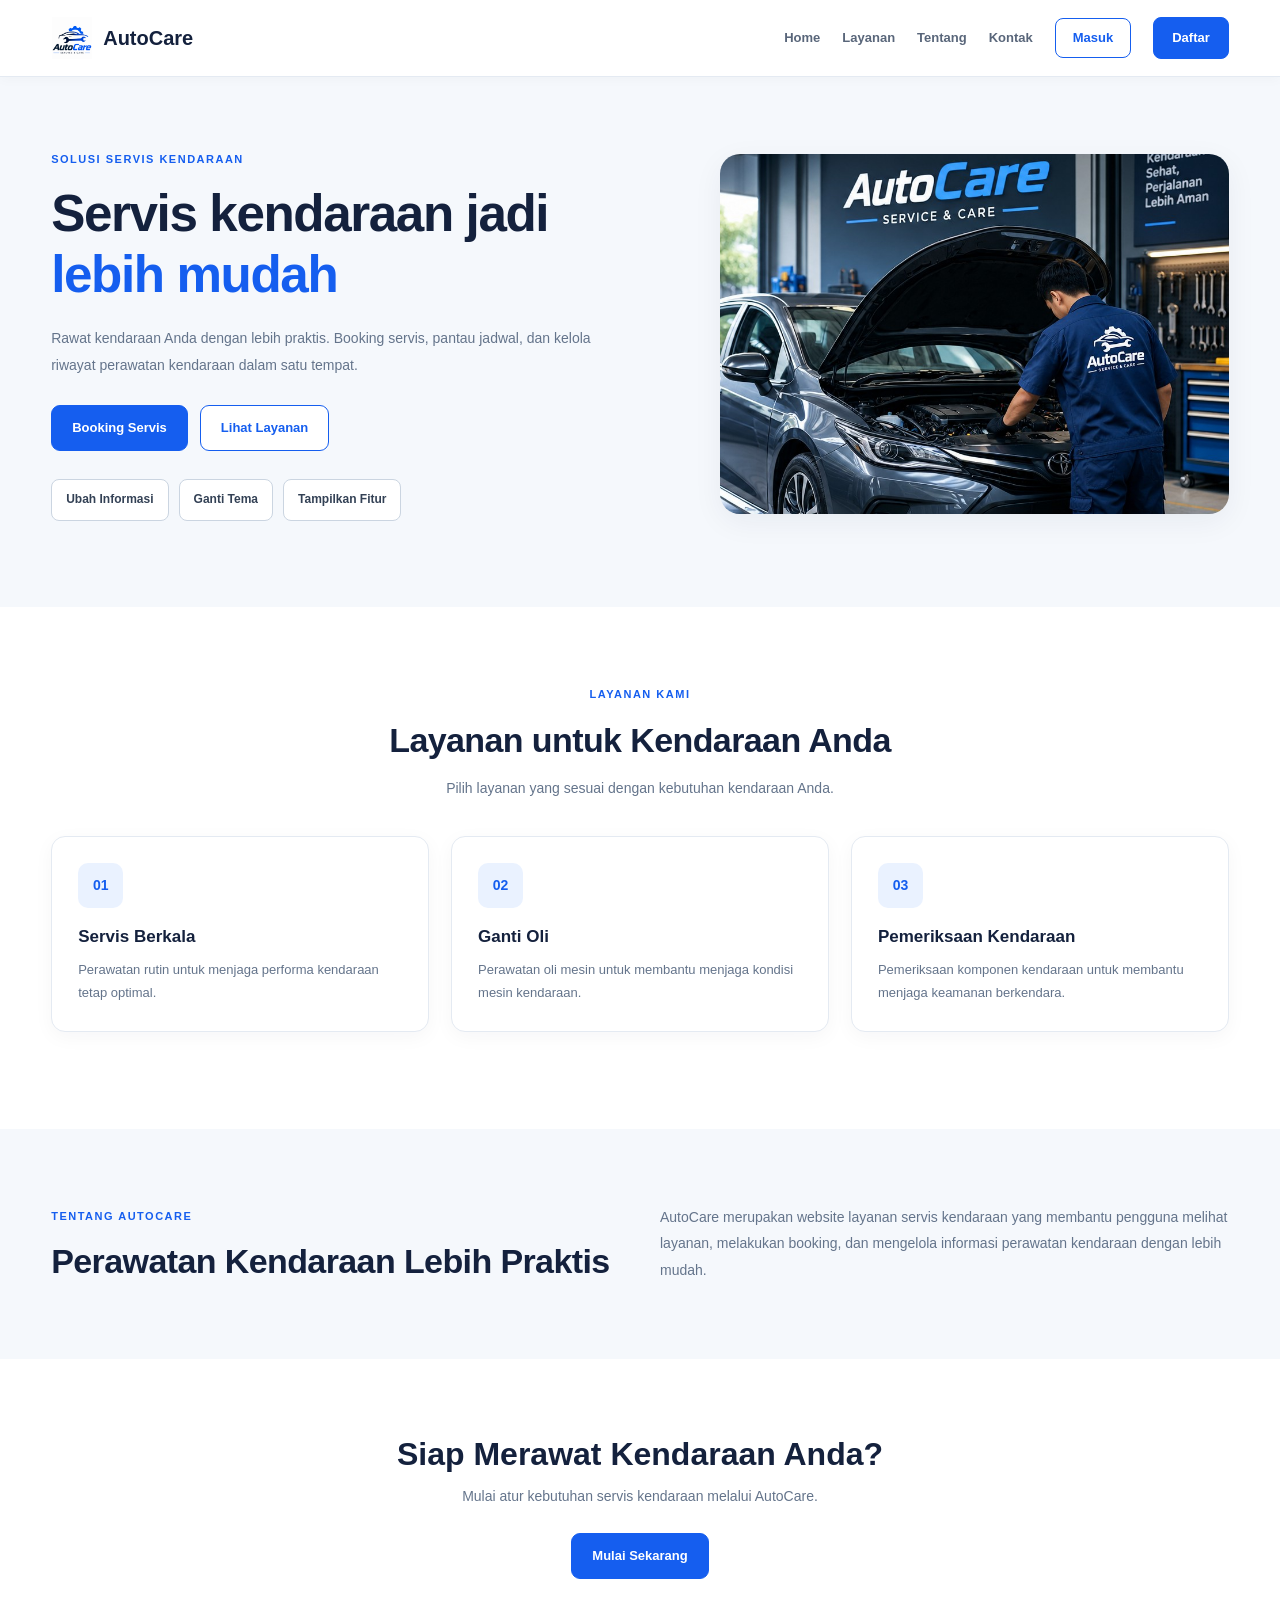
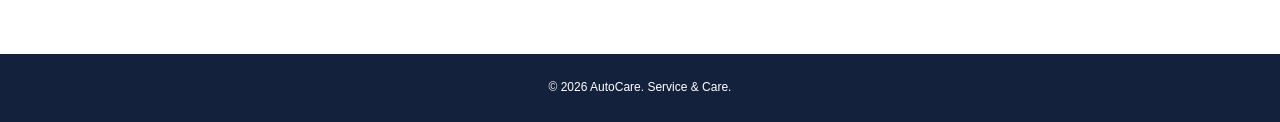
<file: index.html>
<!DOCTYPE html>
<html lang="id">
<head>
    <meta charset="UTF-8">
    <meta name="viewport" content="width=device-width, initial-scale=1.0">
    <title>AutoCare | Servis Kendaraan</title>

    <link rel="preconnect" href="https://fonts.googleapis.com">
    <link rel="preconnect" href="https://fonts.gstatic.com" crossorigin>
    <link href="https://fonts.googleapis.com/css2?family=Poppins:wght@400;500;600;700&display=swap" rel="stylesheet">

    <link rel="stylesheet" href="css/style.css">
    <script src="js/script.js" defer></script>
</head>
<body>

    <!-- NAVBAR -->
    <header class="navbar">
        <div class="container navbar-content">
            <a href="index.html" class="logo">
                <img src="assets/logo.png" alt="Logo AutoCare">
                <span>AutoCare</span>
            </a>

            <nav class="nav-links">
                <a href="#home">Home</a>
                <a href="#layanan">Layanan</a>
                <a href="#tentang">Tentang</a>
                <a href="#kontak">Kontak</a>
                <a href="login.html" class="nav-login">Masuk</a>
                <a href="register.html" class="nav-register">Daftar</a>
            </nav>
        </div>
    </header>

    <main>
        <!-- HERO / LANDING PAGE -->
        <section class="hero" id="home">
            <div class="container hero-content">
                <div class="hero-text">
                    <span class="hero-label">SOLUSI SERVIS KENDARAAN</span>

                    <h1 id="judulLanding">
                        Servis kendaraan jadi
                        <span>lebih mudah</span>
                    </h1>

                    <p id="infoLanding">
                        Rawat kendaraan Anda dengan lebih praktis.
                        Booking servis, pantau jadwal, dan kelola riwayat
                        perawatan kendaraan dalam satu tempat.
                    </p>

                    <div class="hero-buttons">
                        <a href="login.html" class="btn-primary">Booking Servis</a>
                        <a href="#layanan" class="btn-secondary">Lihat Layanan</a>
                    </div>

                    <!-- TOMBOL MANIPULASI DOM -->
                    <div class="dom-actions">
                        <button type="button" id="btnUbahTeks">
                            Ubah Informasi
                        </button>

                        <button type="button" id="btnTema">
                            Ganti Tema
                        </button>

                        <button type="button" id="btnFitur">
                            Tampilkan Fitur
                        </button>
                    </div>
                </div>

                <div class="hero-image">
                    <img src="assets/autocare.jpg" alt="Layanan perawatan kendaraan AutoCare">
                </div>
            </div>
        </section>

        <!-- LAYANAN -->
        <section class="services section-padding" id="layanan">
            <div class="container">
                <div class="section-heading">
                    <span class="section-label">LAYANAN KAMI</span>
                    <h2>Layanan untuk Kendaraan Anda</h2>
                    <p>Pilih layanan yang sesuai dengan kebutuhan kendaraan Anda.</p>
                </div>

                <div class="service-grid">
                    <article class="service-card">
                        <div class="service-icon">01</div>
                        <h3>Servis Berkala</h3>
                        <p>Perawatan rutin untuk menjaga performa kendaraan tetap optimal.</p>
                    </article>

                    <article class="service-card">
                        <div class="service-icon">02</div>
                        <h3>Ganti Oli</h3>
                        <p>Perawatan oli mesin untuk membantu menjaga kondisi mesin kendaraan.</p>
                    </article>

                    <article class="service-card">
                        <div class="service-icon">03</div>
                        <h3>Pemeriksaan Kendaraan</h3>
                        <p>Pemeriksaan komponen kendaraan untuk membantu menjaga keamanan berkendara.</p>
                    </article>
                </div>

                <!-- FITUR TAMBAHAN DARI JAVASCRIPT -->
                <div id="areaFitur"></div>
            </div>
        </section>

        <!-- TENTANG -->
        <section class="about section-padding" id="tentang">
            <div class="container about-content">
                <div>
                    <span class="section-label">TENTANG AUTOCARE</span>
                    <h2>Perawatan Kendaraan Lebih Praktis</h2>
                </div>

                <p>
                    AutoCare merupakan website layanan servis kendaraan
                    yang membantu pengguna melihat layanan, melakukan
                    booking, dan mengelola informasi perawatan kendaraan
                    dengan lebih mudah.
                </p>
            </div>
        </section>

        <!-- KONTAK -->
        <section class="contact section-padding" id="kontak">
            <div class="container contact-content">
                <h2>Siap Merawat Kendaraan Anda?</h2>
                <p>Mulai atur kebutuhan servis kendaraan melalui AutoCare.</p>
                <a href="login.html" class="btn-primary">Mulai Sekarang</a>
            </div>
        </section>
    </main>

    <!-- FOOTER -->
    <footer class="footer">
        <div class="container">
            <p>&copy; 2026 AutoCare. Service &amp; Care.</p>
        </div>
    </footer>

    <!-- TOAST / SNACKBAR -->
    <div id="toastAutoCare" class="toast-autocare" role="status" aria-live="polite"></div>

</body>
</html>
</file>
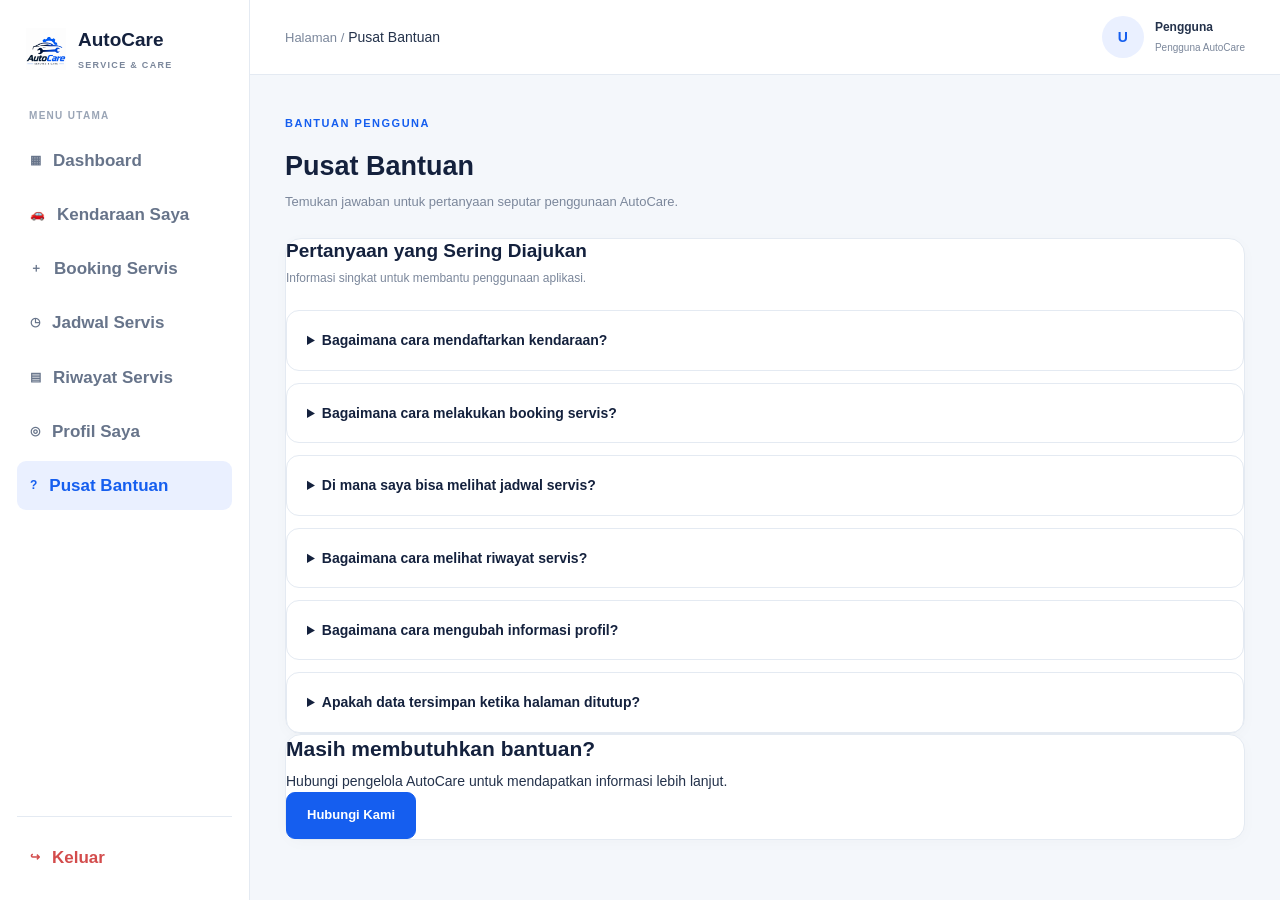
<file: bantuan.html>
<!DOCTYPE html>
<html lang="id">
<head>
  <meta charset="UTF-8">
  <meta name="viewport" content="width=device-width, initial-scale=1.0">
  <title>Pusat Bantuan - AutoCare</title>
  <link rel="stylesheet" href="css/style.css">
</head>
<body class="app-page" data-page="bantuan">
<div class="app-shell">
  <aside class="sidebar" id="sidebar">
    <a class="brand" href="dashboard.html">
      <img src="assets/logo.png" alt="Logo AutoCare">
      <span>AutoCare<small>SERVICE &amp; CARE</small></span>
    </a>

    <p class="menu-label">MENU UTAMA</p>
    <nav class="side-nav">
      <a class="side-link" href="dashboard.html">▦ <span>Dashboard</span></a>
      <a class="side-link" href="kendaraan.html">🚗 <span>Kendaraan Saya</span></a>
      <a class="side-link" href="booking.html">＋ <span>Booking Servis</span></a>
      <a class="side-link" href="jadwal.html">◷ <span>Jadwal Servis</span></a>
      <a class="side-link" href="riwayat.html">▤ <span>Riwayat Servis</span></a>
      <a class="side-link" href="profil.html">◎ <span>Profil Saya</span></a>
      <a class="side-link active" href="bantuan.html">? <span>Pusat Bantuan</span></a>
    </nav>

    <div class="sidebar-bottom">
      <button class="side-link logout-button" data-logout>↪ <span>Keluar</span></button>
    </div>
  </aside>

  <main class="app-main">
    <header class="app-topbar">
      <button class="mobile-menu" data-sidebar-toggle aria-label="Buka menu">☰</button>
      <div><span class="muted">Halaman /</span> Pusat Bantuan</div>
      <a class="user-chip" href="profil.html">
        <span class="avatar" data-avatar>U</span>
        <span>
          <strong data-user-name>Pengguna</strong>
          <small>Pengguna AutoCare</small>
        </span>
      </a>
    </header>

    <div class="page-content">
      <div class="welcome-row">
        <div>
          <p class="eyebrow">BANTUAN PENGGUNA</p>
          <h1>Pusat Bantuan</h1>
          <p>Temukan jawaban untuk pertanyaan seputar penggunaan AutoCare.</p>
        </div>
      </div>

      <section class="panel">
        <div class="panel-heading">
          <div>
            <h2>Pertanyaan yang Sering Diajukan</h2>
            <p>Informasi singkat untuk membantu penggunaan aplikasi.</p>
          </div>
        </div>

        <div class="faq-list">
          <details class="faq-item">
            <summary>Bagaimana cara mendaftarkan kendaraan?</summary>
            <p>Buka menu Kendaraan Saya, isi nama kendaraan, merek, model, tahun, dan nomor plat. Setelah itu, tekan tombol Simpan Kendaraan.</p>
          </details>

          <details class="faq-item">
            <summary>Bagaimana cara melakukan booking servis?</summary>
            <p>Buka menu Booking Servis, pilih kendaraan, jenis servis, tanggal, waktu, dan nama bengkel. Lengkapi catatan jika diperlukan, kemudian kirim booking.</p>
          </details>

          <details class="faq-item">
            <summary>Di mana saya bisa melihat jadwal servis?</summary>
            <p>Buka menu Jadwal Servis untuk melihat booking yang masih aktif.</p>
          </details>

          <details class="faq-item">
            <summary>Bagaimana cara melihat riwayat servis?</summary>
            <p>Buka menu Riwayat Servis untuk melihat daftar booking beserta status yang tersimpan.</p>
          </details>

          <details class="faq-item">
            <summary>Bagaimana cara mengubah informasi profil?</summary>
            <p>Buka menu Profil Saya, ubah nama, email, atau nomor telepon, lalu tekan Simpan Perubahan.</p>
          </details>

          <details class="faq-item">
            <summary>Apakah data tersimpan ketika halaman ditutup?</summary>
            <p>Dalam prototipe ini, data disimpan menggunakan localStorage pada browser yang digunakan. Data tidak otomatis tersinkron ke perangkat atau browser lain.</p>
          </details>
        </div>
      </section>

      <section class="panel help-contact">
        <div>
          <h2>Masih membutuhkan bantuan?</h2>
          <p>Hubungi pengelola AutoCare untuk mendapatkan informasi lebih lanjut.</p>
        </div>
        <a class="btn btn-primary" href="mailto:help@autocare.example">Hubungi Kami</a>
      </section>
    </div>
  </main>
</div>
</body>
</html>
</file>
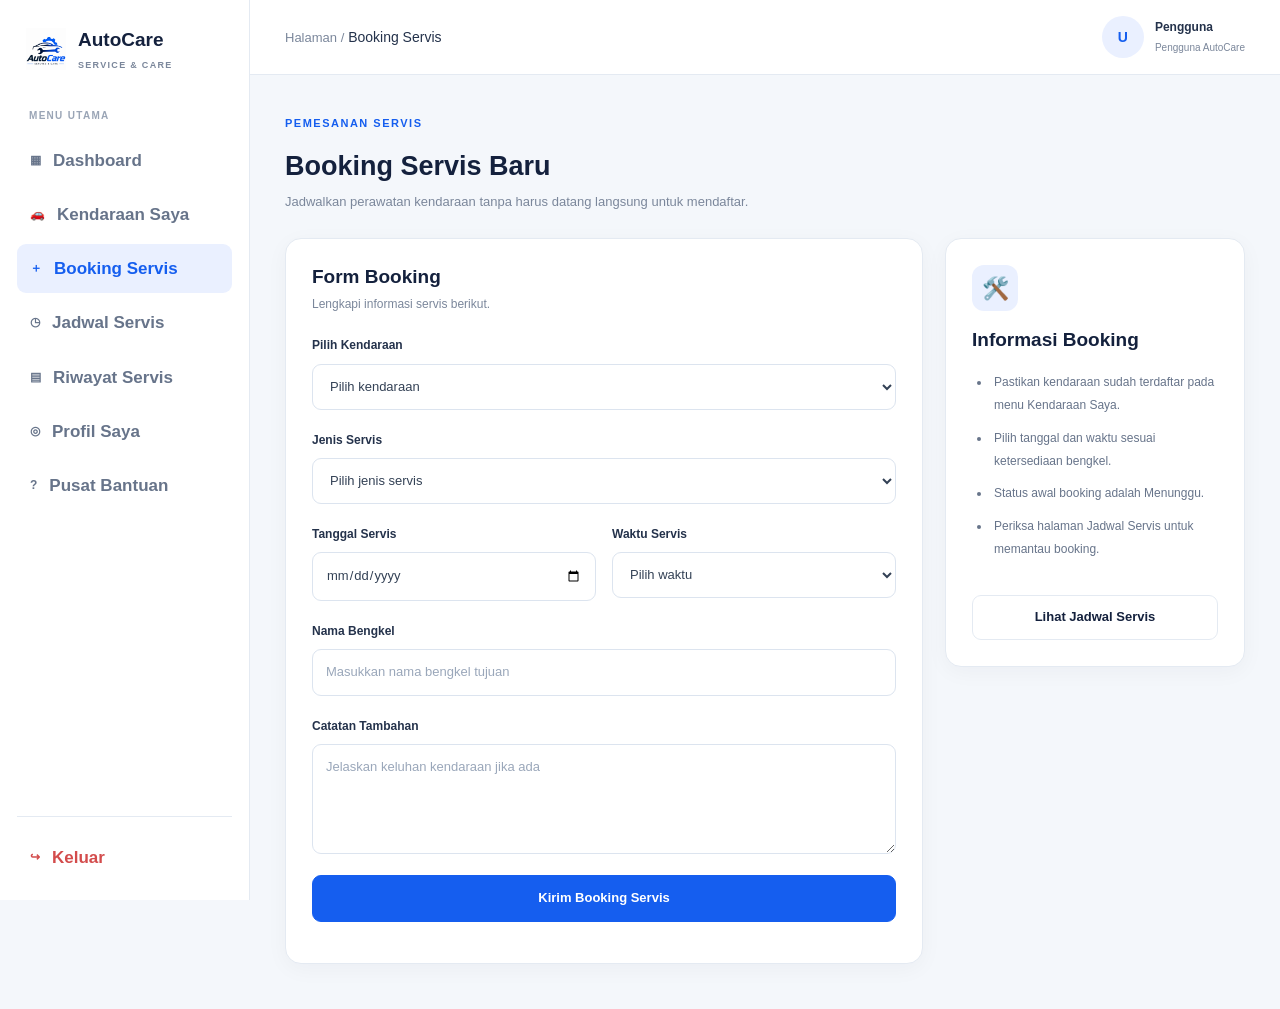
<file: booking.html>
<!DOCTYPE html>
<html lang="id">
<head>
  <meta charset="UTF-8">
  <meta name="viewport" content="width=device-width, initial-scale=1.0">
  <title>Booking Servis - AutoCare</title>
  <link rel="stylesheet" href="css/style.css">
</head>
<body class="app-page" data-page="booking">
<div class="app-shell">
  <aside class="sidebar" id="sidebar">
    <a class="brand" href="dashboard.html">
      <img src="assets/logo.png" alt="Logo AutoCare">
      <span>AutoCare<small>SERVICE &amp; CARE</small></span>
    </a>
    <p class="menu-label">MENU UTAMA</p>
    <nav class="side-nav">
      <a class="side-link" href="dashboard.html">▦ <span>Dashboard</span></a>
      <a class="side-link" href="kendaraan.html">🚗 <span>Kendaraan Saya</span></a>
      <a class="side-link active" href="booking.html">＋ <span>Booking Servis</span></a>
      <a class="side-link" href="jadwal.html">◷ <span>Jadwal Servis</span></a>
      <a class="side-link" href="riwayat.html">▤ <span>Riwayat Servis</span></a>
      <a class="side-link" href="profil.html">◎ <span>Profil Saya</span></a>
      <a class="side-link" href="bantuan.html">? <span>Pusat Bantuan</span></a>
    </nav>
    <div class="sidebar-bottom">
      <button class="side-link logout-button" data-logout>↪ <span>Keluar</span></button>
    </div>
  </aside>

  <main class="app-main">
    <header class="app-topbar">
      <button class="mobile-menu" data-sidebar-toggle aria-label="Buka menu">☰</button>
      <div><span class="muted">Halaman /</span> Booking Servis</div>
      <a class="user-chip" href="profil.html">
        <span class="avatar" data-avatar>U</span>
        <span><strong data-user-name>Pengguna</strong><small>Pengguna AutoCare</small></span>
      </a>
    </header>

    <div class="page-content">
      <div class="welcome-row">
        <div>
          <p class="eyebrow">PEMESANAN SERVIS</p>
          <h1>Booking Servis Baru</h1>
          <p>Jadwalkan perawatan kendaraan tanpa harus datang langsung untuk mendaftar.</p>
        </div>
      </div>

      <div class="content-grid">
        <section class="panel">
          <div class="panel-heading">
            <div><h2>Form Booking</h2><p>Lengkapi informasi servis berikut.</p></div>
          </div>

          <form id="booking-form" class="form-grid">
            <label class="span-2">
                Pilih Kendaraan
                <select id="booking-vehicle" name="vehicleId" required>
                    <option value="">Pilih kendaraan</option>
                    <option value="toyota-avanza">Toyota Avanza</option>
                    <option value="honda-brio">Honda Brio</option>
                    <option value="mitsubishi-xpander">Mitsubishi Xpander</option>
                    <option value="toyota-innova">Toyota Innova</option>
                </select>
            </label>
            <label class="span-2">Jenis Servis
              <select name="service" required>
                <option value="">Pilih jenis servis</option>
                <option value="Servis Berkala">Servis Berkala</option>
                <option value="Ganti Oli">Ganti Oli</option>
                <option value="Perbaikan Mesin">Perbaikan Mesin</option>
                <option value="Pemeriksaan Rem">Pemeriksaan Rem</option>
                <option value="Pemeriksaan AC">Pemeriksaan AC</option>
                <option value="Pemeriksaan Ban">Pemeriksaan Ban</option>
                <option value="Servis Lainnya">Servis Lainnya</option>
              </select>
            </label>
            <label>Tanggal Servis
              <input id="service-date" name="date" type="date" required>
            </label>
            <label>Waktu Servis
              <select name="time" required>
                <option value="">Pilih waktu</option>
                <option value="09:00">09.00</option>
                <option value="10:00">10.00</option>
                <option value="11:00">11.00</option>
                <option value="13:00">13.00</option>
                <option value="14:00">14.00</option>
                <option value="15:00">15.00</option>
              </select>
            </label>
            <label class="span-2">Nama Bengkel
              <input name="workshop" type="text" placeholder="Masukkan nama bengkel tujuan" required>
            </label>
            <label class="span-2">Catatan Tambahan
              <textarea name="note" placeholder="Jelaskan keluhan kendaraan jika ada"></textarea>
            </label>
            <button class="btn btn-primary span-2" type="submit">Kirim Booking Servis</button>
          </form>
          <p id="booking-message" class="inline-message" aria-live="polite"></p>
        </section>

        <aside class="panel booking-info">
          <div class="feature-icon">🛠️</div>
          <h2>Informasi Booking</h2>
          <ul>
            <li>Pastikan kendaraan sudah terdaftar pada menu Kendaraan Saya.</li>
            <li>Pilih tanggal dan waktu sesuai ketersediaan bengkel.</li>
            <li>Status awal booking adalah Menunggu.</li>
            <li>Periksa halaman Jadwal Servis untuk memantau booking.</li>
          </ul>
          <a class="btn btn-outline btn-full" href="jadwal.html">Lihat Jadwal Servis</a>
        </aside>
      </div>
    </div>
  </main>
</div>
  <script src="js/bab4.js"></script>
</body>
</html>
</file>
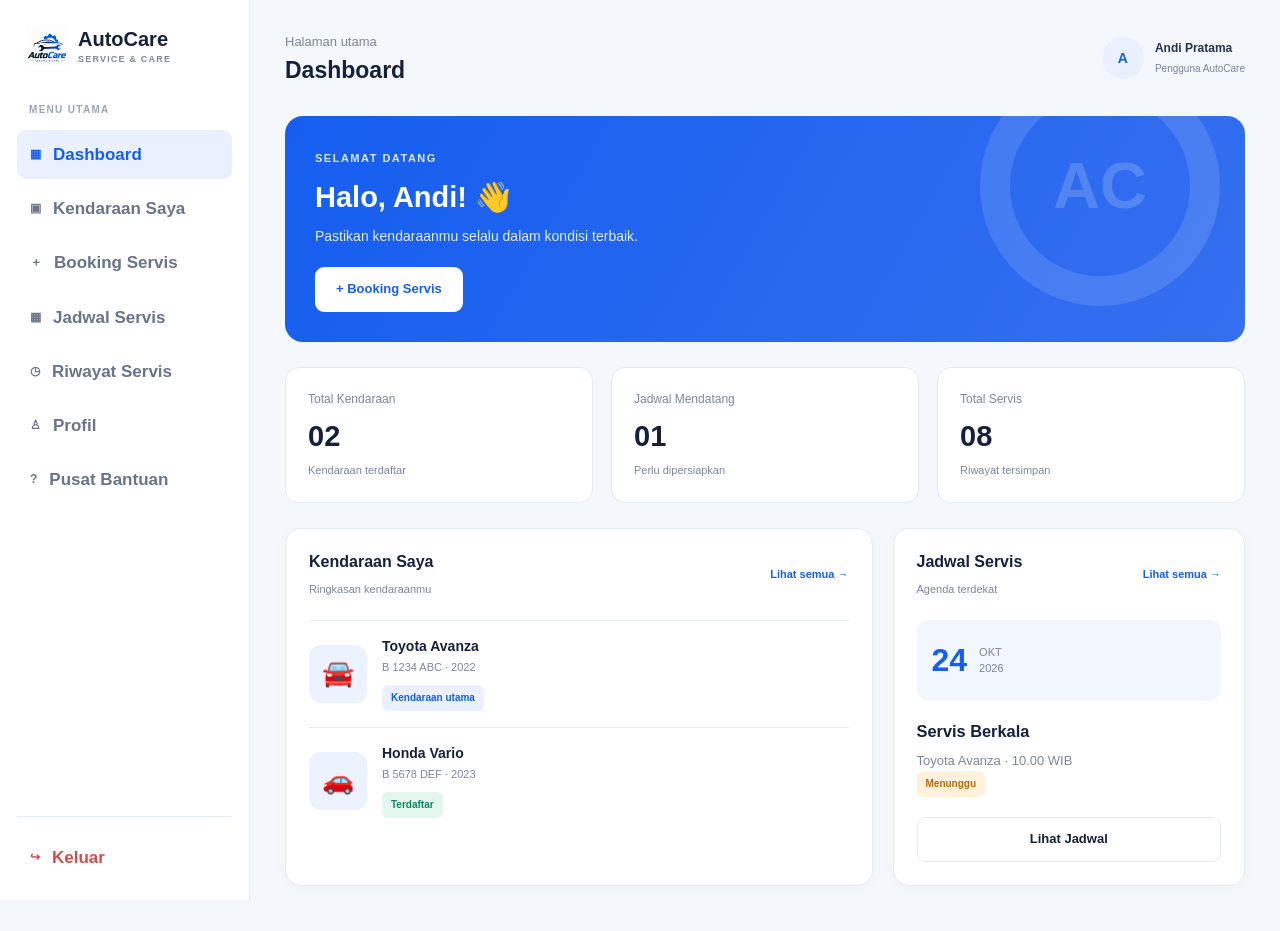
<file: dashboard.html>
<!DOCTYPE html>
<html lang="id">
<head>
  <meta charset="UTF-8">
  <meta name="viewport" content="width=device-width, initial-scale=1.0">
  <title>Dashboard - AutoCare</title>
  <link rel="stylesheet" href="css/style.css">
</head>
<body class="app-page">
  <aside class="sidebar">
    <a href="dashboard.html" class="logo">
      <img src="assets/logo.png" alt="AutoCare">
      <span>AutoCare<small>SERVICE & CARE</small></span>
    </a>

    <p class="sidebar-label">MENU UTAMA</p>
    <nav class="sidebar-nav">
      <a href="dashboard.html" class="side-link active">▦ <span>Dashboard</span></a>
      <a href="kendaraan.html" class="side-link">▣ <span>Kendaraan Saya</span></a>
      <a href="booking.html" class="side-link">＋ <span>Booking Servis</span></a>
      <a href="jadwal.html" class="side-link">▦ <span>Jadwal Servis</span></a>
      <a href="riwayat.html" class="side-link">◷ <span>Riwayat Servis</span></a>
      <a href="profil.html" class="side-link">♙ <span>Profil</span></a>
      <a href="bantuan.html" class="side-link">? <span>Pusat Bantuan</span></a>
    </nav>

    <div class="sidebar-bottom">
      <a href="index.html" class="side-link logout">↪ <span>Keluar</span></a>
    </div>
  </aside>

  <main class="app-main">
    <header class="app-topbar">
      <div><span class="muted">Halaman utama</span><h2>Dashboard</h2></div>
      <div class="user-chip"><span class="avatar">A</span><div><strong>Andi Pratama</strong><small>Pengguna AutoCare</small></div></div>
    </header>

    <section class="welcome-banner">
      <div>
        <span class="eyebrow">SELAMAT DATANG</span>
        <h1>Halo, Andi! 👋</h1>
        <p>Pastikan kendaraanmu selalu dalam kondisi terbaik.</p>
        <a href="booking.html" class="btn btn-light">+ Booking Servis</a>
      </div>
      <div class="banner-mark">AC</div>
    </section>

    <section class="stats-grid">
      <article class="stat-card"><span>Total Kendaraan</span><strong>02</strong><small>Kendaraan terdaftar</small></article>
      <article class="stat-card"><span>Jadwal Mendatang</span><strong>01</strong><small>Perlu dipersiapkan</small></article>
      <article class="stat-card"><span>Total Servis</span><strong>08</strong><small>Riwayat tersimpan</small></article>
    </section>

    <section class="content-grid">
      <article class="panel">
        <div class="panel-heading"><div><h3>Kendaraan Saya</h3><p class="muted">Ringkasan kendaraanmu</p></div><a href="kendaraan.html">Lihat semua →</a></div>
        <div class="vehicle-card">
          <div class="vehicle-icon">🚘</div>
          <div class="vehicle-info"><h3>Toyota Avanza</h3><p>B 1234 ABC · 2022</p><span class="status status-blue">Kendaraan utama</span></div>
        </div>
        <div class="vehicle-card">
          <div class="vehicle-icon">🚗</div>
          <div class="vehicle-info"><h3>Honda Vario</h3><p>B 5678 DEF · 2023</p><span class="status status-green">Terdaftar</span></div>
        </div>
      </article>

      <article class="panel">
        <div class="panel-heading"><div><h3>Jadwal Servis</h3><p class="muted">Agenda terdekat</p></div><a href="jadwal.html">Lihat semua →</a></div>
        <div class="appointment-date"><strong>24</strong><span>OKT<br>2026</span></div>
        <h3>Servis Berkala</h3>
        <p class="muted">Toyota Avanza · 10.00 WIB</p>
        <span class="status status-orange">Menunggu</span>
        <a href="jadwal.html" class="btn btn-outline btn-full space-top">Lihat Jadwal</a>
      </article>
    </section>
  </main>
</body>
</html>
</file>
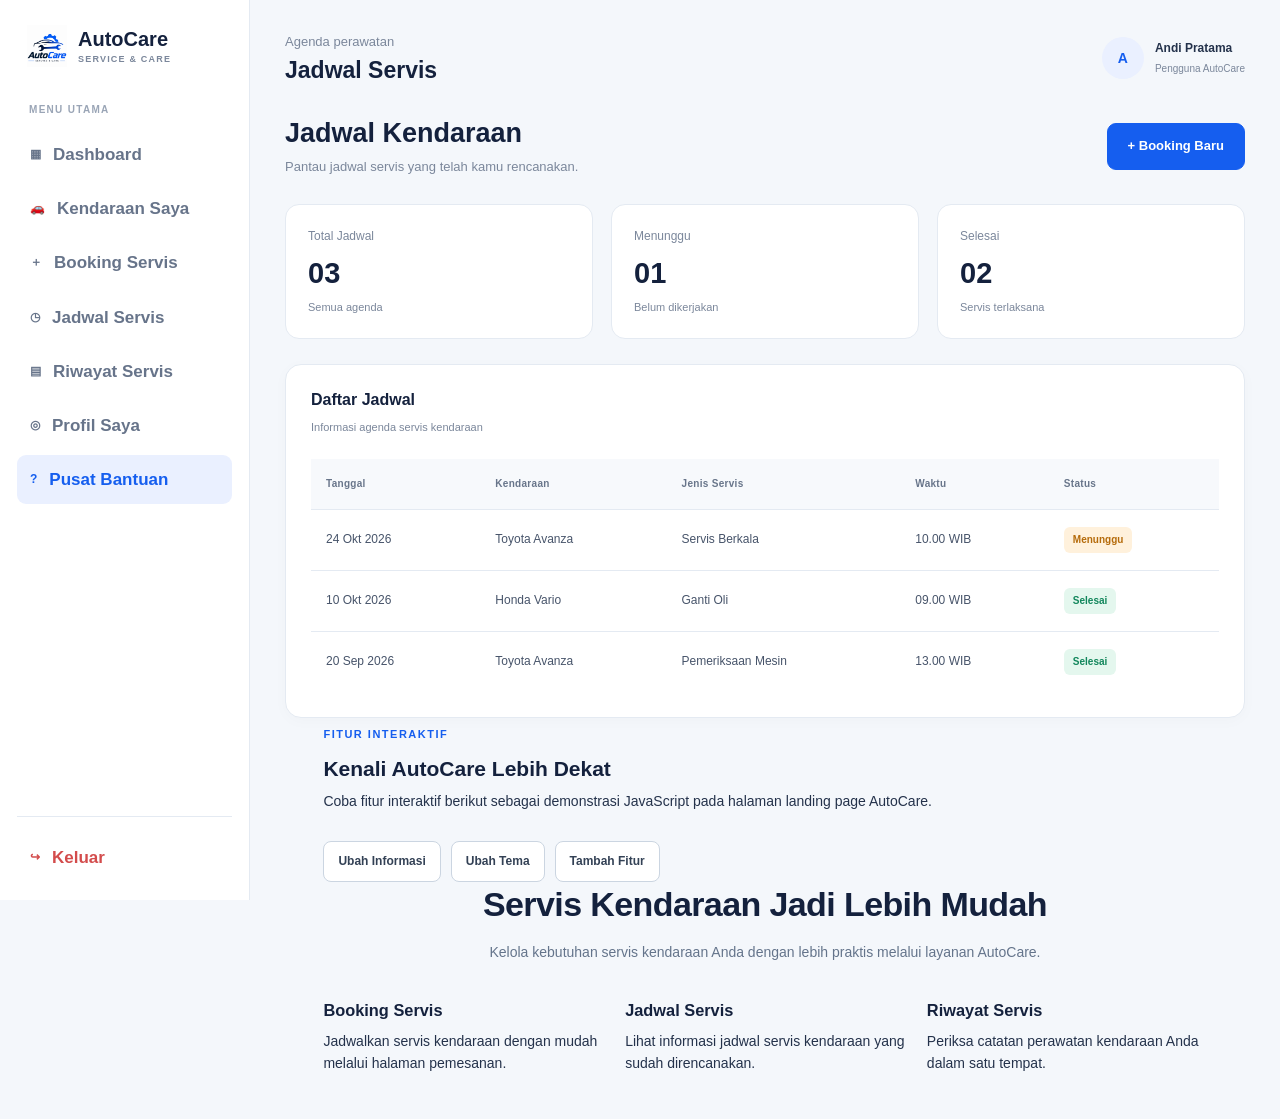
<file: jadwal.html>
<!DOCTYPE html>
<html lang="id">
<head>
  <meta charset="UTF-8">
  <meta name="viewport" content="width=device-width, initial-scale=1.0">
  <title>Jadwal Servis - AutoCare</title>
  <link rel="stylesheet" href="css/style.css">
</head>
<body class="app-page">
  <aside class="sidebar">
    <a href="dashboard.html" class="logo"><img src="assets/logo.png" alt="AutoCare"><span>AutoCare<small>SERVICE & CARE</small></span></a>
    <p class="sidebar-label">MENU UTAMA</p>
    <nav class="side-nav">
      <a class="side-link" href="dashboard.html">▦ <span>Dashboard</span></a>
      <a class="side-link" href="kendaraan.html">🚗 <span>Kendaraan Saya</span></a>
      <a class="side-link" href="booking.html">＋ <span>Booking Servis</span></a>
      <a class="side-link" href="jadwal.html">◷ <span>Jadwal Servis</span></a>
      <a class="side-link" href="riwayat.html">▤ <span>Riwayat Servis</span></a>
      <a class="side-link" href="profil.html">◎ <span>Profil Saya</span></a>
      <a class="side-link active" href="bantuan.html">? <span>Pusat Bantuan</span></a>
    </nav>
    <div class="sidebar-bottom"><a href="index.html" class="side-link logout">↪ <span>Keluar</span></a></div>
  </aside>

  <main class="app-main">
    <header class="app-topbar"><div><span class="muted">Agenda perawatan</span><h2>Jadwal Servis</h2></div><div class="user-chip"><span class="avatar">A</span><div><strong>Andi Pratama</strong><small>Pengguna AutoCare</small></div></div></header>

    <section class="page-intro"><div><h1>Jadwal Kendaraan</h1><p class="muted">Pantau jadwal servis yang telah kamu rencanakan.</p></div><a href="booking.html" class="btn btn-primary">+ Booking Baru</a></section>

    <section class="stats-grid">
      <article class="stat-card"><span>Total Jadwal</span><strong>03</strong><small>Semua agenda</small></article>
      <article class="stat-card"><span>Menunggu</span><strong>01</strong><small>Belum dikerjakan</small></article>
      <article class="stat-card"><span>Selesai</span><strong>02</strong><small>Servis terlaksana</small></article>
    </section>

    <section class="panel table-panel">
      <div class="panel-heading"><div><h3>Daftar Jadwal</h3><p class="muted">Informasi agenda servis kendaraan</p></div></div>
      <div class="table-wrap"><table>
        <thead><tr><th>Tanggal</th><th>Kendaraan</th><th>Jenis Servis</th><th>Waktu</th><th>Status</th></tr></thead>
        <tbody>
          <tr><td>24 Okt 2026</td><td>Toyota Avanza</td><td>Servis Berkala</td><td>10.00 WIB</td><td><span class="status status-orange">Menunggu</span></td></tr>
          <tr><td>10 Okt 2026</td><td>Honda Vario</td><td>Ganti Oli</td><td>09.00 WIB</td><td><span class="status status-green">Selesai</span></td></tr>
          <tr><td>20 Sep 2026</td><td>Toyota Avanza</td><td>Pemeriksaan Mesin</td><td>13.00 WIB</td><td><span class="status status-green">Selesai</span></td></tr>
        </tbody>
      </table></div>
    </section>
    
<!-- Tombol untuk demonstrasi manipulasi DOM -->
<section class="dom-demo container">
    <p class="eyebrow">FITUR INTERAKTIF</p>
    <h2>Kenali AutoCare Lebih Dekat</h2>
    <p>
        Coba fitur interaktif berikut sebagai demonstrasi
        JavaScript pada halaman landing page AutoCare.
    </p>

    <div class="dom-actions">
        <button type="button" id="btnUbahTeks" class="btn btn-primary">
            Ubah Informasi
        </button>

        <button type="button" id="btnTema" class="btn btn-outline">
            Ubah Tema
        </button>

        <button type="button" id="fiturTambahan" class="btn btn-outline">
            Tambah Fitur
        </button>
    </div>
</section>

<!-- Area fitur yang dapat ditambahkan melalui DOM -->
<section class="section container">
    <div class="section-heading">
        <h2 id="judulLanding">Servis Kendaraan Jadi Lebih Mudah</h2>
        <p id="infoLanding">
            Kelola kebutuhan servis kendaraan Anda dengan lebih praktis
            melalui layanan AutoCare.
        </p>
    </div>

    <div class="feature-grid" id="areaFitur">
        <article class="feature-card">
            <h3>Booking Servis</h3>
            <p>
                Jadwalkan servis kendaraan dengan mudah melalui
                halaman pemesanan.
            </p>
        </article>

        <article class="feature-card">
            <h3>Jadwal Servis</h3>
            <p>
                Lihat informasi jadwal servis kendaraan yang
                sudah direncanakan.
            </p>
        </article>

        <article class="feature-card">
            <h3>Riwayat Servis</h3>
            <p>
                Periksa catatan perawatan kendaraan Anda dalam
                satu tempat.
            </p>
        </article>
    </div>
</section>

  </main>
</body>
</html>
</file>
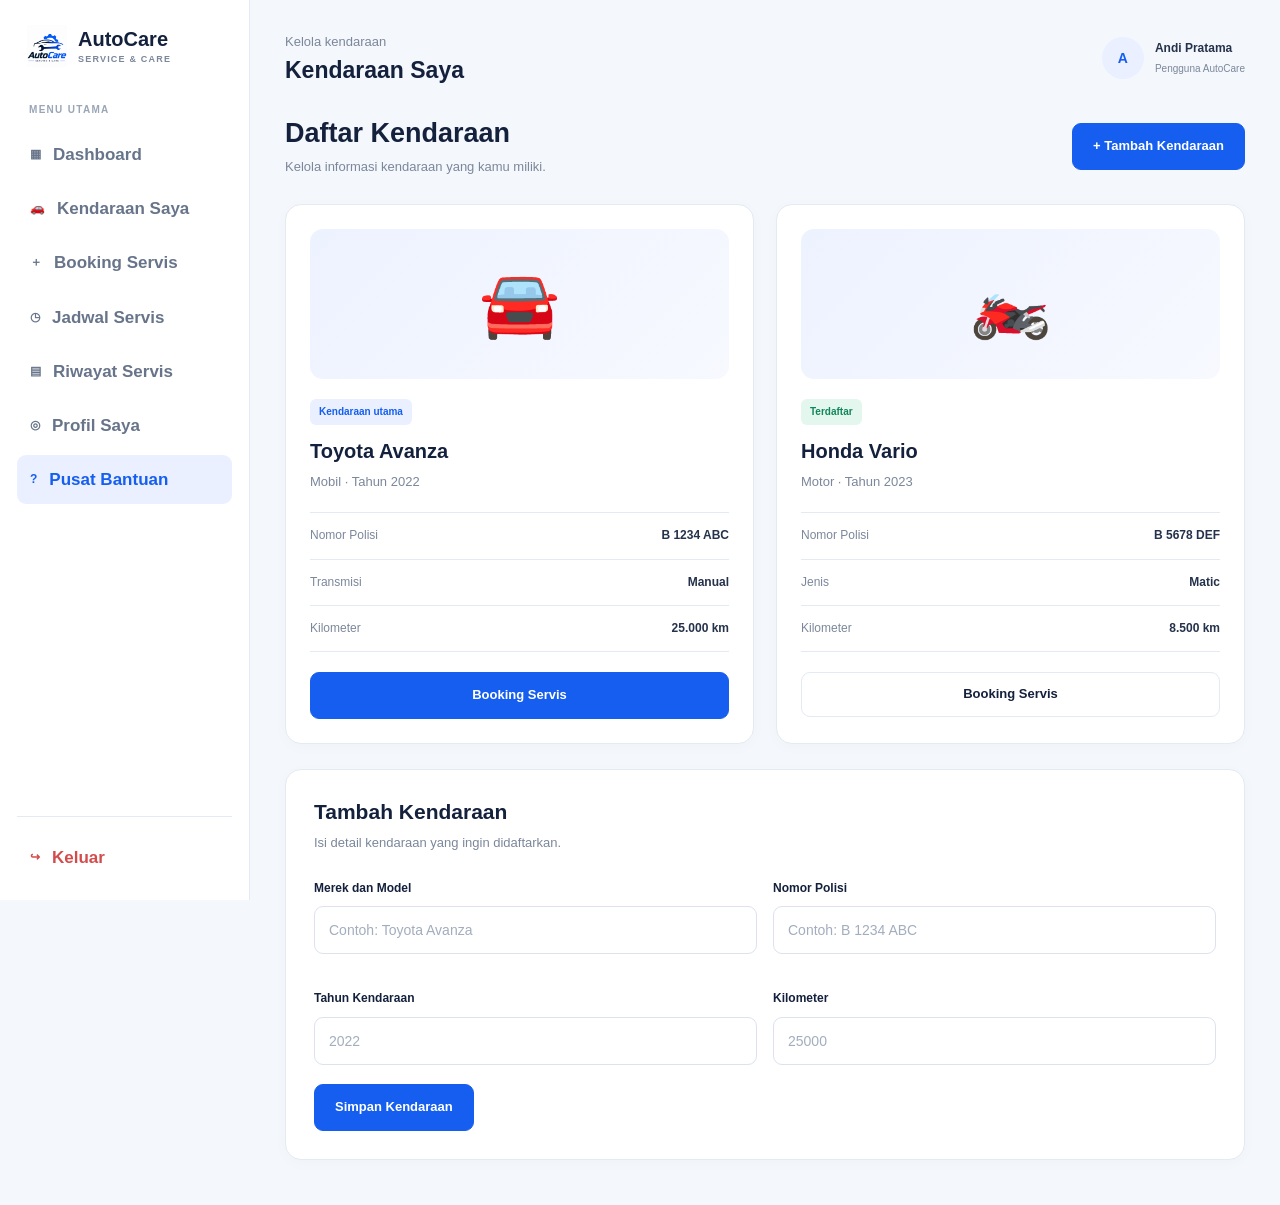
<file: kendaraan.html>
<!DOCTYPE html>
<html lang="id">
<head>
  <meta charset="UTF-8">
  <meta name="viewport" content="width=device-width, initial-scale=1.0">
  <title>Kendaraan Saya - AutoCare</title>
  <link rel="stylesheet" href="css/style.css">
</head>
<body class="app-page">
  <aside class="sidebar">
    <a href="dashboard.html" class="logo"><img src="assets/logo.png" alt="AutoCare"><span>AutoCare<small>SERVICE & CARE</small></span></a>
    <p class="sidebar-label">MENU UTAMA</p>
    <nav class="side-nav">
      <a class="side-link" href="dashboard.html">▦ <span>Dashboard</span></a>
      <a class="side-link" href="kendaraan.html">🚗 <span>Kendaraan Saya</span></a>
      <a class="side-link" href="booking.html">＋ <span>Booking Servis</span></a>
      <a class="side-link" href="jadwal.html">◷ <span>Jadwal Servis</span></a>
      <a class="side-link" href="riwayat.html">▤ <span>Riwayat Servis</span></a>
      <a class="side-link" href="profil.html">◎ <span>Profil Saya</span></a>
      <a class="side-link active" href="bantuan.html">? <span>Pusat Bantuan</span></a>
    </nav>
    <div class="sidebar-bottom"><a href="index.html" class="side-link logout">↪ <span>Keluar</span></a></div>
  </aside>

  <main class="app-main">
    <header class="app-topbar"><div><span class="muted">Kelola kendaraan</span><h2>Kendaraan Saya</h2></div><div class="user-chip"><span class="avatar">A</span><div><strong>Andi Pratama</strong><small>Pengguna AutoCare</small></div></div></header>

    <section class="page-intro">
      <div><h1>Daftar Kendaraan</h1><p class="muted">Kelola informasi kendaraan yang kamu miliki.</p></div>
      <a href="#form-kendaraan" class="btn btn-primary">+ Tambah Kendaraan</a>
    </section>

    <section class="vehicle-grid">
      <article class="panel vehicle-detail">
        <div class="car-placeholder">🚘</div>
        <span class="status status-blue">Kendaraan utama</span>
        <h2>Toyota Avanza</h2>
        <p class="muted">Mobil · Tahun 2022</p>
        <div class="detail-list"><div><span>Nomor Polisi</span><strong>B 1234 ABC</strong></div><div><span>Transmisi</span><strong>Manual</strong></div><div><span>Kilometer</span><strong>25.000 km</strong></div></div>
        <a href="booking.html" class="btn btn-primary btn-full">Booking Servis</a>
      </article>

      <article class="panel vehicle-detail">
        <div class="car-placeholder">🏍️</div>
        <span class="status status-green">Terdaftar</span>
        <h2>Honda Vario</h2>
        <p class="muted">Motor · Tahun 2023</p>
        <div class="detail-list"><div><span>Nomor Polisi</span><strong>B 5678 DEF</strong></div><div><span>Jenis</span><strong>Matic</strong></div><div><span>Kilometer</span><strong>8.500 km</strong></div></div>
        <a href="booking.html" class="btn btn-outline btn-full">Booking Servis</a>
      </article>
    </section>

    <section class="panel form-panel" id="form-kendaraan">
      <h2>Tambah Kendaraan</h2>
      <p class="muted">Isi detail kendaraan yang ingin didaftarkan.</p>
      <form action="#" method="get">
        <div class="form-grid">
          <div class="form-group"><label for="merek">Merek dan Model</label><input id="merek" name="merek" placeholder="Contoh: Toyota Avanza" required></div>
          <div class="form-group"><label for="plat">Nomor Polisi</label><input id="plat" name="plat" placeholder="Contoh: B 1234 ABC" required></div>
          <div class="form-group"><label for="tahun">Tahun Kendaraan</label><input id="tahun" name="tahun" type="number" placeholder="2022" required></div>
          <div class="form-group"><label for="km">Kilometer</label><input id="km" name="km" type="number" placeholder="25000" required></div>
        </div>
        <button type="submit" class="btn btn-primary">Simpan Kendaraan</button>
      </form>
    </section>
  </main>
</body>
</html>
</file>
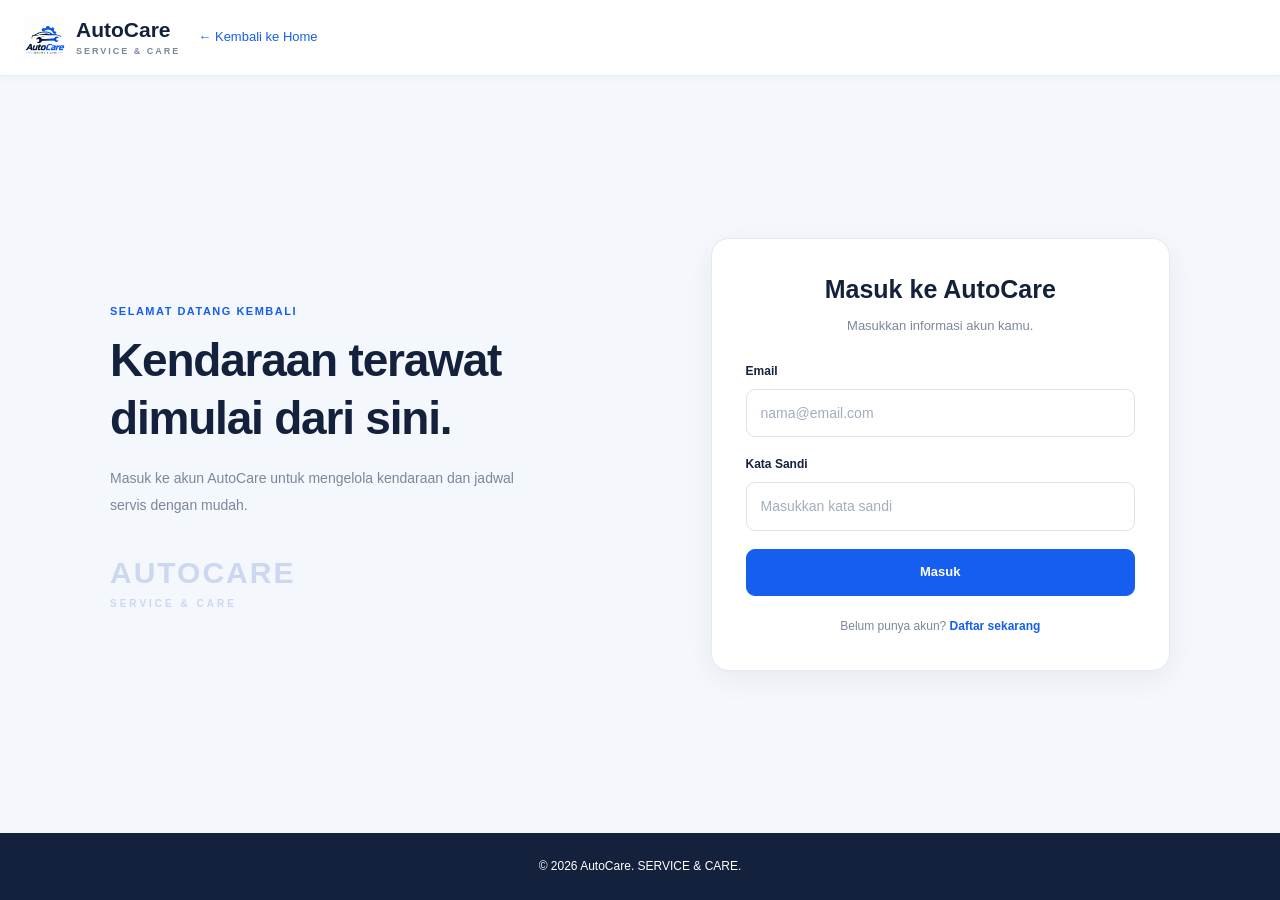
<file: login.html>
<!DOCTYPE html>
<html lang="id">
<head>
  <meta charset="UTF-8">
  <meta name="viewport" content="width=device-width, initial-scale=1.0">
  <title>Masuk - AutoCare</title>
  <link rel="stylesheet" href="css/style.css">
</head>
<body class="auth-page">
  <header class="navbar">
    <a href="index.html" class="logo">
      <img src="assets/logo.png" alt="AutoCare">
      <span>AutoCare<small>SERVICE & CARE</small></span>
    </a>
    <a href="index.html" class="back-link">← Kembali ke Home</a>
  </header>

  <main class="auth-container">
    <section class="auth-intro">
      <span class="eyebrow">SELAMAT DATANG KEMBALI</span>
      <h1>Kendaraan terawat dimulai dari sini.</h1>
      <p>Masuk ke akun AutoCare untuk mengelola kendaraan dan jadwal servis dengan mudah.</p>
      <div class="auth-decoration">AUTOCARE <span>SERVICE & CARE</span></div>
    </section>

    <section class="auth-card">
      <h2>Masuk ke AutoCare</h2>
      <p class="muted">Masukkan informasi akun kamu.</p>

      <form action="dashboard.html" method="get">
        <div class="form-group">
          <label for="email">Email</label>
          <input type="email" id="email" name="email" placeholder="nama@email.com" required>
        </div>
        <div class="form-group">
          <label for="password">Kata Sandi</label>
          <input type="password" id="password" name="password" placeholder="Masukkan kata sandi" required>
        </div>
        <button type="submit" class="btn btn-primary btn-full">Masuk</button>
      </form>

      <p class="auth-switch">Belum punya akun? <a href="register.html">Daftar sekarang</a></p>
    </section>
  </main>

  <footer class="footer"><p>© 2026 AutoCare. SERVICE & CARE.</p></footer>
</body>
</html>
</file>
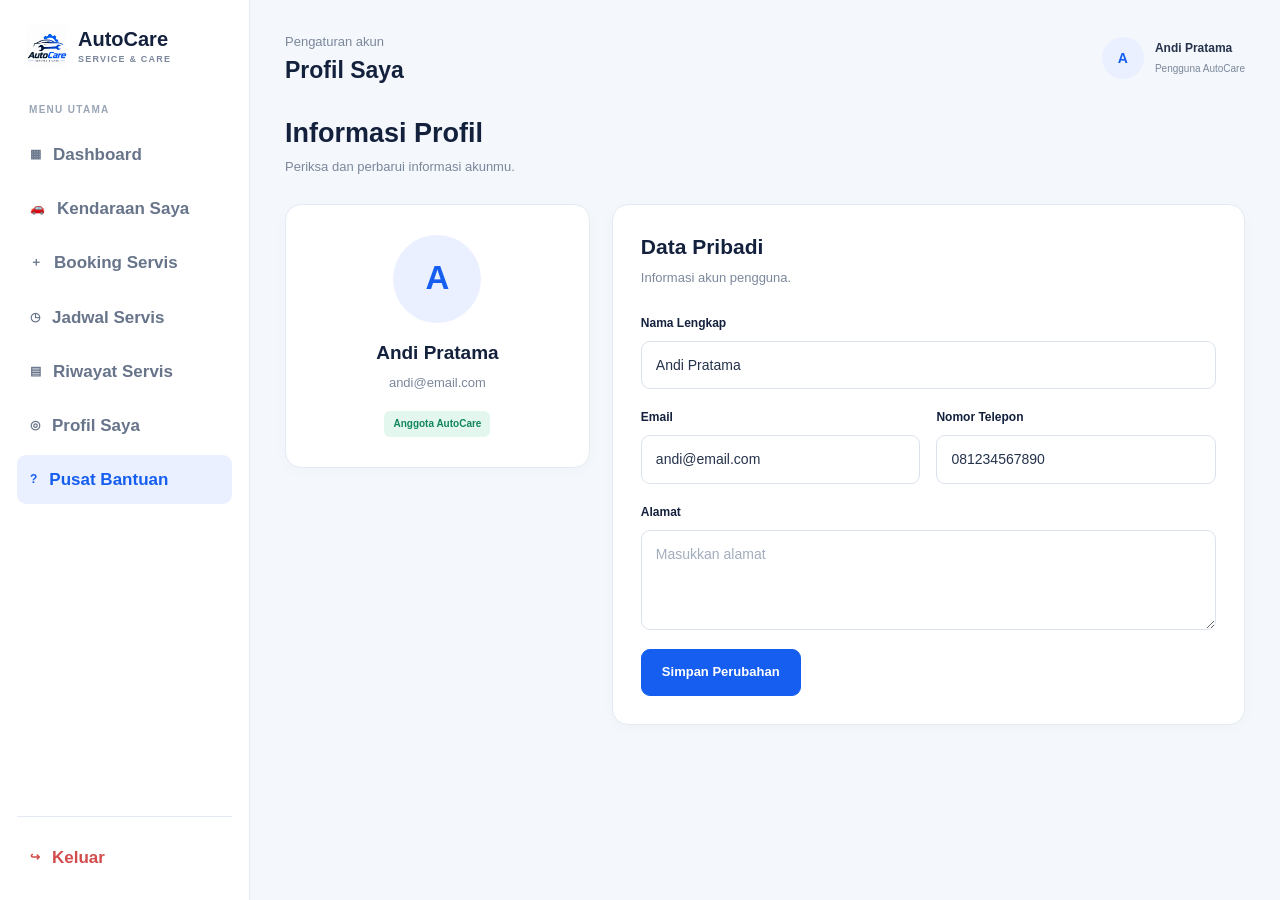
<file: profil.html>
<!DOCTYPE html>
<html lang="id">
<head>
  <meta charset="UTF-8">
  <meta name="viewport" content="width=device-width, initial-scale=1.0">
  <title>Profil - AutoCare</title>
  <link rel="stylesheet" href="css/style.css">
</head>
<body class="app-page">
  <aside class="sidebar">
    <a href="dashboard.html" class="logo"><img src="assets/logo.png" alt="AutoCare"><span>AutoCare<small>SERVICE & CARE</small></span></a>
    <p class="sidebar-label">MENU UTAMA</p>
  <nav class="side-nav">
      <a class="side-link" href="dashboard.html">▦ <span>Dashboard</span></a>
      <a class="side-link" href="kendaraan.html">🚗 <span>Kendaraan Saya</span></a>
      <a class="side-link" href="booking.html">＋ <span>Booking Servis</span></a>
      <a class="side-link" href="jadwal.html">◷ <span>Jadwal Servis</span></a>
      <a class="side-link" href="riwayat.html">▤ <span>Riwayat Servis</span></a>
      <a class="side-link" href="profil.html">◎ <span>Profil Saya</span></a>
      <a class="side-link active" href="bantuan.html">? <span>Pusat Bantuan</span></a>
    </nav>
    <div class="sidebar-bottom"><a href="index.html" class="side-link logout">↪ <span>Keluar</span></a></div>
  </aside>

  <main class="app-main">
    <header class="app-topbar"><div><span class="muted">Pengaturan akun</span><h2>Profil Saya</h2></div><div class="user-chip"><span class="avatar">A</span><div><strong>Andi Pratama</strong><small>Pengguna AutoCare</small></div></div></header>

    <section class="page-intro"><div><h1>Informasi Profil</h1><p class="muted">Periksa dan perbarui informasi akunmu.</p></div></section>

    <section class="profile-layout">
      <article class="panel profile-summary">
        <div class="profile-avatar">A</div>
        <h2>Andi Pratama</h2>
        <p class="muted">andi@email.com</p>
        <span class="status status-green">Anggota AutoCare</span>
      </article>

      <article class="panel form-panel">
        <h2>Data Pribadi</h2>
        <p class="muted">Informasi akun pengguna.</p>
        <form action="#" method="get">
          <div class="form-group"><label for="nama">Nama Lengkap</label><input id="nama" name="nama" type="text" value="Andi Pratama" required></div>
          <div class="form-grid">
            <div class="form-group"><label for="email">Email</label><input id="email" name="email" type="email" value="andi@email.com" required></div>
            <div class="form-group"><label for="telepon">Nomor Telepon</label><input id="telepon" name="telepon" type="tel" value="081234567890" required></div>
          </div>
          <div class="form-group"><label for="alamat">Alamat</label><textarea id="alamat" name="alamat" rows="3" placeholder="Masukkan alamat"></textarea></div>
          <button type="submit" class="btn btn-primary">Simpan Perubahan</button>
        </form>
      </article>
    </section>
  </main>
</body>
</html>
</file>
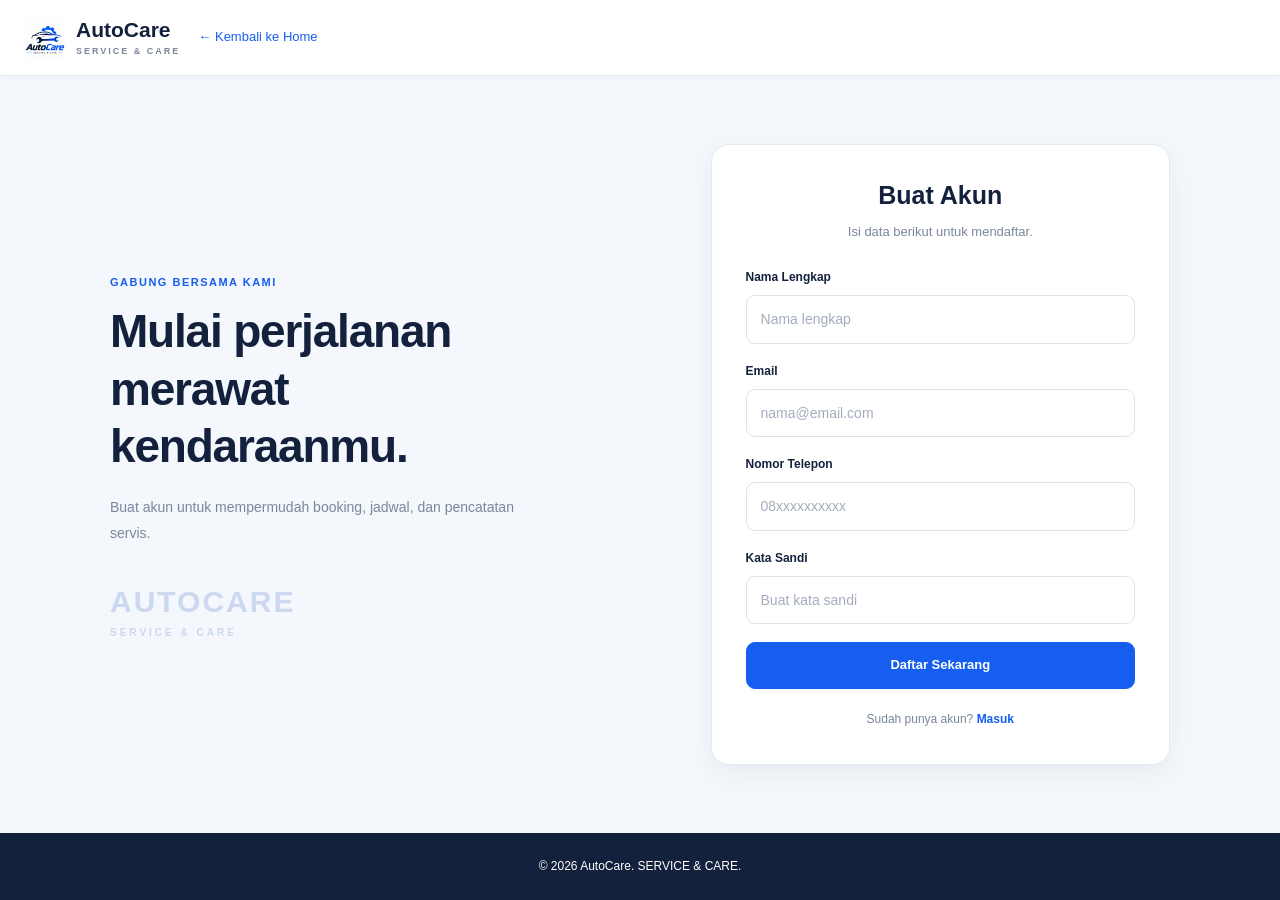
<file: register.html>
<!DOCTYPE html>
<html lang="id">
<head>
  <meta charset="UTF-8">
  <meta name="viewport" content="width=device-width, initial-scale=1.0">
  <title>Daftar - AutoCare</title>
  <link rel="stylesheet" href="css/style.css">
</head>
<body class="auth-page">
  <header class="navbar">
    <a href="index.html" class="logo">
      <img src="assets/logo.png" alt="AutoCare">
      <span>AutoCare<small>SERVICE & CARE</small></span>
    </a>
    <a href="index.html" class="back-link">← Kembali ke Home</a>
  </header>

  <main class="auth-container">
    <section class="auth-intro">
      <span class="eyebrow">GABUNG BERSAMA KAMI</span>
      <h1>Mulai perjalanan merawat kendaraanmu.</h1>
      <p>Buat akun untuk mempermudah booking, jadwal, dan pencatatan servis.</p>
      <div class="auth-decoration">AUTOCARE <span>SERVICE & CARE</span></div>
    </section>

    <section class="auth-card">
      <h2>Buat Akun</h2>
      <p class="muted">Isi data berikut untuk mendaftar.</p>

      <form action="login.html" method="get">
        <div class="form-group">
          <label for="nama">Nama Lengkap</label>
          <input type="text" id="nama" name="nama" placeholder="Nama lengkap" required>
        </div>
        <div class="form-group">
          <label for="email">Email</label>
          <input type="email" id="email" name="email" placeholder="nama@email.com" required>
        </div>
        <div class="form-group">
          <label for="telepon">Nomor Telepon</label>
          <input type="tel" id="telepon" name="telepon" placeholder="08xxxxxxxxxx" required>
        </div>
        <div class="form-group">
          <label for="password">Kata Sandi</label>
          <input type="password" id="password" name="password" placeholder="Buat kata sandi" required>
        </div>
        <button type="submit" class="btn btn-primary btn-full">Daftar Sekarang</button>
      </form>

      <p class="auth-switch">Sudah punya akun? <a href="login.html">Masuk</a></p>
    </section>
  </main>

  <footer class="footer"><p>© 2026 AutoCare. SERVICE & CARE.</p></footer>
</body>
</html>
</file>
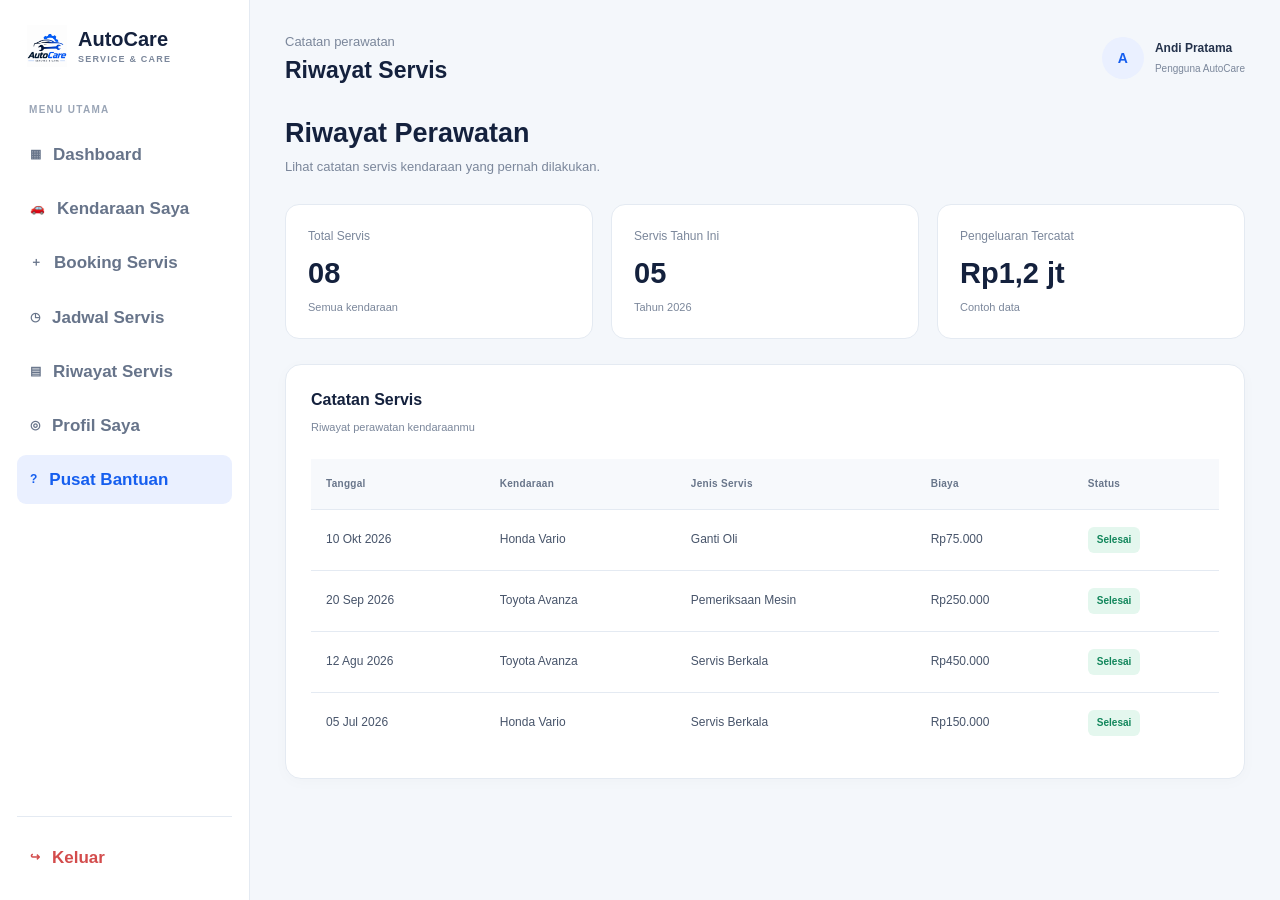
<file: riwayat.html>
<!DOCTYPE html>
<html lang="id">
<head>
  <meta charset="UTF-8">
  <meta name="viewport" content="width=device-width, initial-scale=1.0">
  <title>Riwayat Servis - AutoCare</title>
  <link rel="stylesheet" href="css/style.css">
</head>
<body class="app-page">
  <aside class="sidebar">
    <a href="dashboard.html" class="logo"><img src="assets/logo.png" alt="AutoCare"><span>AutoCare<small>SERVICE & CARE</small></span></a>
    <p class="sidebar-label">MENU UTAMA</p>
    <nav class="side-nav">
      <a class="side-link" href="dashboard.html">▦ <span>Dashboard</span></a>
      <a class="side-link" href="kendaraan.html">🚗 <span>Kendaraan Saya</span></a>
      <a class="side-link" href="booking.html">＋ <span>Booking Servis</span></a>
      <a class="side-link" href="jadwal.html">◷ <span>Jadwal Servis</span></a>
      <a class="side-link" href="riwayat.html">▤ <span>Riwayat Servis</span></a>
      <a class="side-link" href="profil.html">◎ <span>Profil Saya</span></a>
      <a class="side-link active" href="bantuan.html">? <span>Pusat Bantuan</span></a>
    </nav>
    <div class="sidebar-bottom"><a href="index.html" class="side-link logout">↪ <span>Keluar</span></a></div>
  </aside>

  <main class="app-main">
    <header class="app-topbar"><div><span class="muted">Catatan perawatan</span><h2>Riwayat Servis</h2></div><div class="user-chip"><span class="avatar">A</span><div><strong>Andi Pratama</strong><small>Pengguna AutoCare</small></div></div></header>

    <section class="page-intro"><div><h1>Riwayat Perawatan</h1><p class="muted">Lihat catatan servis kendaraan yang pernah dilakukan.</p></div></section>

    <section class="stats-grid">
      <article class="stat-card"><span>Total Servis</span><strong>08</strong><small>Semua kendaraan</small></article>
      <article class="stat-card"><span>Servis Tahun Ini</span><strong>05</strong><small>Tahun 2026</small></article>
      <article class="stat-card"><span>Pengeluaran Tercatat</span><strong>Rp1,2 jt</strong><small>Contoh data</small></article>
    </section>

    <section class="panel table-panel">
      <div class="panel-heading"><div><h3>Catatan Servis</h3><p class="muted">Riwayat perawatan kendaraanmu</p></div></div>
      <div class="table-wrap"><table>
        <thead><tr><th>Tanggal</th><th>Kendaraan</th><th>Jenis Servis</th><th>Biaya</th><th>Status</th></tr></thead>
        <tbody>
          <tr><td>10 Okt 2026</td><td>Honda Vario</td><td>Ganti Oli</td><td>Rp75.000</td><td><span class="status status-green">Selesai</span></td></tr>
          <tr><td>20 Sep 2026</td><td>Toyota Avanza</td><td>Pemeriksaan Mesin</td><td>Rp250.000</td><td><span class="status status-green">Selesai</span></td></tr>
          <tr><td>12 Agu 2026</td><td>Toyota Avanza</td><td>Servis Berkala</td><td>Rp450.000</td><td><span class="status status-green">Selesai</span></td></tr>
          <tr><td>05 Jul 2026</td><td>Honda Vario</td><td>Servis Berkala</td><td>Rp150.000</td><td><span class="status status-green">Selesai</span></td></tr>
        </tbody>
      </table></div>
    </section>
  </main>
</body>
</html>
</file>
<file: css/style.css>
/* ==================================================
   AUTOCARE - GLOBAL STYLE
   CSS RESPONSIVE UNTUK SEMUA HALAMAN
   Tanpa Framework
   ================================================== */

:root {
    --primary: #155eef;
    --primary-dark: #1048bd;
    --navy: #14213d;
    --background: #f4f7fb;
    --white: #ffffff;
    --text: #24324b;
    --muted: #7b879b;
    --border: #e4eaf2;
    --green: #16a673;
    --orange: #d98218;
    --radius: 16px;
    --shadow: 0 8px 30px rgba(20, 33, 61, 0.06);
}

/* ==================================================
   RESET DAN DASAR
   ================================================== */

* {
    margin: 0;
    padding: 0;
    box-sizing: border-box;
}

html {
    scroll-behavior: smooth;
    scroll-padding-top: 90px;
}

body {
    min-height: 100vh;
    width: 100%;
    overflow-x: hidden;
    font-family: Arial, Helvetica, sans-serif;
    background: var(--background);
    color: var(--text);
    font-size: 14px;
    line-height: 1.6;
    transition: background-color 0.3s ease, color 0.3s ease;
}

a {
    color: inherit;
    text-decoration: none;
}

button,
input,
select,
textarea {
    font: inherit;
}

button,
select {
    cursor: pointer;
}

img {
    display: block;
    max-width: 100%;
}

h1,
h2,
h3,
h4 {
    color: var(--navy);
    line-height: 1.3;
}

p {
    margin-top: 8px;
}

.container {
    width: 92%;
    max-width: 1180px;
    margin-left: auto;
    margin-right: auto;
}

.muted {
    color: var(--muted);
    font-size: 13px;
}

.eyebrow {
    display: inline-block;
    margin-bottom: 12px;
    color: var(--primary);
    font-size: 11px;
    font-weight: 700;
    letter-spacing: 1.5px;
}

/* ==================================================
   TOMBOL GLOBAL
   ================================================== */

.btn {
    display: inline-flex;
    justify-content: center;
    align-items: center;
    gap: 10px;
    min-height: 44px;
    padding: 11px 20px;
    border: 1px solid transparent;
    border-radius: 9px;
    font-size: 13px;
    font-weight: 700;
    text-align: center;
    transition: background 0.2s ease, color 0.2s ease;
}

.btn-primary {
    display: inline-flex;
    justify-content: center;
    align-items: center;
    min-height: 44px;
    padding: 12px 20px;
    border: 1px solid var(--primary);
    border-radius: 9px;
    background: var(--primary);
    color: var(--white);
    font-size: 13px;
    font-weight: 700;
    text-align: center;
    transition: 0.2s ease;
}

.btn-primary:hover {
    background: var(--primary-dark);
    border-color: var(--primary-dark);
}

.btn-secondary {
    display: inline-flex;
    justify-content: center;
    align-items: center;
    min-height: 44px;
    padding: 12px 20px;
    border: 1px solid var(--primary);
    border-radius: 9px;
    background: var(--white);
    color: var(--primary);
    font-size: 13px;
    font-weight: 700;
    text-align: center;
    transition: 0.2s ease;
}

.btn-secondary:hover {
    background: #eaf0ff;
}

.btn-outline {
    border-color: var(--border);
    background: var(--white);
    color: var(--navy);
}

.btn-outline:hover {
    border-color: var(--primary);
    color: var(--primary);
}

.btn-light {
    background: var(--white);
    color: var(--primary);
}

.btn-light:hover {
    background: #eaf0ff;
}

.btn-full {
    width: 100%;
}

.space-top {
    margin-top: 20px;
}

/* ==================================================
   NAVBAR LANDING PAGE
   ================================================== */

.navbar {
    position: relative;
    z-index: 100;
    display: block;
    width: 100%;
    min-height: 76px;
    padding: 0;
    background: var(--white);
    border-bottom: 1px solid var(--border);
    box-shadow: 0 2px 12px rgba(15, 23, 42, 0.03);
}

.navbar-content {
    min-height: 76px;
    display: flex;
    flex-direction: row;
    justify-content: space-between;
    align-items: center;
    gap: 24px;
}

.logo {
    display: inline-flex;
    align-items: center;
    gap: 10px;
    flex-shrink: 0;
    color: var(--navy);
    font-size: 20px;
    font-weight: 800;
    line-height: 1.2;
}

.logo img {
    width: 42px;
    height: 42px;
    flex-shrink: 0;
    object-fit: contain;
}

.logo > span {
    color: var(--navy);
    font-size: 20px;
    font-weight: 800;
}

.logo small {
    display: block;
    margin-top: 3px;
    color: var(--muted);
    font-size: 9px;
    font-weight: 700;
    letter-spacing: 1.2px;
}

.nav-links {
    display: flex;
    flex-direction: row;
    justify-content: flex-end;
    align-items: center;
    flex-wrap: wrap;
    gap: 22px;
}

.nav-links a {
    color: #59667a;
    font-size: 13px;
    font-weight: 600;
    white-space: nowrap;
    transition: color 0.2s ease, background 0.2s ease;
}

.nav-links a:hover,
.nav-links a.active {
    color: var(--primary);
}

.nav-links .nav-login {
    padding: 9px 17px;
    border: 1px solid var(--primary);
    border-radius: 8px;
    color: var(--primary);
}

.nav-links .nav-login:hover {
    background: #eaf0ff;
}

.nav-links .nav-register {
    padding: 10px 18px;
    border: 1px solid var(--primary);
    border-radius: 8px;
    background: var(--primary);
    color: var(--white);
}

.nav-links .nav-register:hover {
    background: var(--primary-dark);
}

/* ==================================================
   HERO LANDING PAGE
   ================================================== */

.hero {
    width: 100%;
    min-height: 530px;
    padding: 70px 0;
    background: #f5f8fc;
    transition: background-color 0.3s ease;
}

.hero-content {
    display: grid;
    grid-template-columns: minmax(0, 1.1fr) minmax(0, 0.9fr);
    align-items: center;
    gap: 48px;
}

.hero-text {
    min-width: 0;
    width: 100%;
}

.hero-label,
.section-label {
    display: inline-block;
    margin-bottom: 14px;
    color: var(--primary);
    font-size: 11px;
    font-weight: 700;
    letter-spacing: 1.5px;
}

.hero-text h1 {
    max-width: 600px;
    margin: 0 0 20px;
    color: var(--navy);
    font-size: clamp(34px, 4vw, 52px);
    font-weight: 700;
    letter-spacing: -1.4px;
    line-height: 1.2;
    overflow-wrap: break-word;
}

.hero-text h1 span {
    display: inline;
    color: var(--primary);
}

.hero-text > p {
    max-width: 540px;
    margin-top: 0;
    color: #64748b;
    font-size: 14px;
    line-height: 1.9;
}

.hero-buttons {
    display: flex;
    flex-direction: row;
    flex-wrap: wrap;
    align-items: center;
    gap: 12px;
    margin-top: 26px;
}

.hero-image {
    width: 100%;
    min-width: 0;
}

.hero-image img {
    display: block;
    width: 100%;
    max-width: 520px;
    height: 360px;
    margin: 0 auto;
    object-fit: cover;
    border-radius: 20px;
    box-shadow: var(--shadow);
}

/* ==================================================
   TOMBOL MANIPULASI DOM
   ================================================== */

.dom-actions {
    display: flex;
    flex-direction: row;
    flex-wrap: wrap;
    align-items: center;
    gap: 10px;
    margin-top: 28px;
}

.dom-actions button {
    display: inline-flex;
    justify-content: center;
    align-items: center;
    min-height: 40px;
    padding: 10px 14px;
    border: 1px solid #cbd5e1;
    border-radius: 8px;
    background: var(--white);
    color: #334155;
    font-family: inherit;
    font-size: 12px;
    font-weight: 600;
    cursor: pointer;
    transition: border-color 0.2s ease, background 0.2s ease,
                color 0.2s ease;
}

.dom-actions button:hover {
    border-color: var(--primary);
    background: var(--primary);
    color: var(--white);
}

.dom-actions button:focus-visible {
    outline: 3px solid rgba(21, 94, 239, 0.2);
    outline-offset: 2px;
}

/* ==================================================
   BAGIAN LAYANAN
   ================================================== */

.section-padding {
    padding: 75px 0;
}

.services {
    background: var(--white);
}

.section-heading {
    max-width: 650px;
    margin: 0 auto 35px;
    text-align: center;
}

.section-heading h2,
.about-content h2 {
    margin: 0 0 14px;
    color: var(--navy);
    font-size: clamp(25px, 3vw, 34px);
    letter-spacing: -0.6px;
}

.section-heading p {
    margin-top: 0;
    color: #64748b;
    font-size: 14px;
    line-height: 1.8;
}

.service-grid {
    display: grid;
    grid-template-columns: repeat(3, minmax(0, 1fr));
    gap: 22px;
}

.service-card {
    min-width: 0;
    padding: 26px;
    border: 1px solid var(--border);
    border-radius: 14px;
    background: var(--white);
    box-shadow: 0 5px 20px rgba(15, 23, 42, 0.04);
    transition: transform 0.2s ease, box-shadow 0.2s ease;
}

.service-card:hover {
    transform: translateY(-4px);
    box-shadow: 0 10px 25px rgba(15, 23, 42, 0.08);
}

.service-icon {
    display: flex;
    justify-content: center;
    align-items: center;
    width: 45px;
    height: 45px;
    margin-bottom: 18px;
    border-radius: 10px;
    background: #eaf2ff;
    color: var(--primary);
    font-size: 14px;
    font-weight: 700;
}

.service-card h3 {
    margin: 0 0 10px;
    color: var(--navy);
    font-size: 17px;
}

.service-card p {
    margin-top: 0;
    color: #64748b;
    font-size: 13px;
    line-height: 1.8;
}

/* Fitur tambahan dari JavaScript */

#areaFitur {
    display: grid;
    grid-template-columns: repeat(3, minmax(0, 1fr));
    gap: 22px;
    margin-top: 22px;
}

.fitur-baru {
    border-color: var(--primary);
    animation: fiturMuncul 0.3s ease;
}

@keyframes fiturMuncul {
    from {
        opacity: 0;
        transform: translateY(10px);
    }

    to {
        opacity: 1;
        transform: translateY(0);
    }
}

/* ==================================================
   BAGIAN TENTANG
   ================================================== */

.about {
    background: #f5f8fc;
}

.about-content {
    display: grid;
    grid-template-columns: minmax(0, 1fr) minmax(0, 1fr);
    align-items: center;
    gap: 40px;
}

.about-content h2 {
    margin-bottom: 0;
}

.about-content p {
    margin-top: 0;
    color: #64748b;
    font-size: 14px;
    line-height: 1.9;
}

/* ==================================================
   BAGIAN KONTAK
   ================================================== */

.contact {
    background: var(--white);
    text-align: center;
}

.contact-content h2 {
    color: var(--navy);
    font-size: clamp(24px, 3vw, 32px);
}

.contact-content p {
    margin: 10px 0 25px;
    color: #64748b;
    font-size: 14px;
}

/* ==================================================
   CTA TAMBAHAN UNTUK HALAMAN LAIN
   ================================================== */

.cta {
    display: flex;
    justify-content: space-between;
    align-items: center;
    gap: 25px;
    margin-top: 10px;
    margin-bottom: 55px;
    padding: 35px 40px;
    border-radius: 20px;
    background: var(--primary);
}

.cta h2,
.cta p {
    color: var(--white);
}

.cta h2 {
    font-size: 23px;
}

.cta p {
    opacity: 0.85;
}

/* ==================================================
   FOOTER
   ================================================== */

.footer {
    width: 100%;
    padding: 24px 5%;
    background: var(--navy);
    color: var(--white);
    text-align: center;
    font-size: 12px;
}

.footer p {
    margin: 0;
    color: inherit;
    font-size: 12px;
}

/* ==================================================
   TOAST / SNACKBAR
   ================================================== */

.toast-autocare {
    position: fixed;
    right: 24px;
    bottom: 24px;
    z-index: 9999;
    width: max-content;
    max-width: calc(100% - 48px);
    padding: 14px 20px;
    border-radius: 10px;
    background: var(--navy);
    color: var(--white);
    font-size: 13px;
    line-height: 1.5;
    box-shadow: 0 8px 25px rgba(15, 23, 42, 0.2);
    opacity: 0;
    visibility: hidden;
    transform: translateY(15px);
    transition: opacity 0.3s ease, transform 0.3s ease,
                visibility 0.3s ease;
}

.toast-autocare.toast-tampil {
    opacity: 1;
    visibility: visible;
    transform: translateY(0);
}

/* ==================================================
   TEMA ALTERNATIF DARI JAVASCRIPT
   ================================================== */

body.tema-alternatif {
    background: #edf4ff;
}

body.tema-alternatif .hero,
body.tema-alternatif .about {
    background: #dceaff;
}

body.tema-alternatif .navbar,
body.tema-alternatif .services,
body.tema-alternatif .service-card {
    background: #f8fbff;
}


/* ==================================================
   LOGIN DAN REGISTER
   ================================================== */

.auth-page {
    min-height: 100vh;
    display: flex;
    flex-direction: column;
    background: var(--background);
}

/* Layout utama */
.auth-container {
    width: min(1060px, 90%);
    flex: 1;
    display: grid;
    grid-template-columns: minmax(0, 1fr) minmax(0, 0.85fr);
    align-items: center;
    gap: 60px;
    margin: 40px auto;
}

/* Bagian intro */
.auth-intro {
    min-width: 0;
}

.auth-intro h1 {
    max-width: 450px;
    margin: 0 0 18px;
    color: var(--navy);
    font-size: clamp(32px, 4vw, 46px);
    line-height: 1.25;
    letter-spacing: -1.2px;
}

.auth-intro > p {
    max-width: 420px;
    margin: 0;
    color: var(--muted);
    font-size: 14px;
    line-height: 1.9;
}

/* Dekorasi AutoCare */
.auth-decoration {
    display: flex;
    flex-direction: column;
    margin-top: 35px;
    color: #cbd8f0;
    font-size: 30px;
    font-weight: 800;
    line-height: 1.3;
    letter-spacing: 2px;
}

.auth-decoration span {
    margin-top: 5px;
    font-size: 10px;
    letter-spacing: 3px;
}

/* Kartu login dan register */
.auth-card {
    width: 100%;
    min-width: 0;
    padding: 34px;
    background: var(--white);
    border: 1px solid var(--border);
    border-radius: 18px;
    box-shadow: var(--shadow);
}

.auth-card h2 {
    margin: 0 0 8px;
    color: var(--navy);
    font-size: 25px;
    line-height: 1.35;
    text-align: center;
}

.auth-card > .muted {
    margin: 0 0 25px;
    text-align: center;
    line-height: 1.7;
}

/* Form */
.auth-card form {
    width: 100%;
}

.auth-card .form-group {
    margin-bottom: 18px;
}

.auth-card .btn {
    width: 100%;
}

.auth-switch {
    margin: 20px 0 0;
    color: var(--muted);
    font-size: 12px;
    line-height: 1.7;
    text-align: center;
}

.auth-switch a {
    color: var(--primary);
    font-weight: 700;
}

/* Tablet */
@media (max-width: 900px) {
    .auth-container {
        width: min(600px, 90%);
        grid-template-columns: 1fr;
        gap: 28px;
        margin: 35px auto;
    }

    .auth-intro h1 {
        max-width: 100%;
        font-size: 34px;
    }

    .auth-intro > p {
        max-width: 100%;
    }

    .auth-decoration {
        display: none;
    }

    .auth-card {
        padding: 30px;
    }
}

/* Mobile */
@media (max-width: 480px) {
    .auth-container {
        width: 92%;
        gap: 22px;
        margin: 25px auto;
    }

    .auth-intro h1 {
        font-size: 29px;
        letter-spacing: -0.7px;
    }

    .auth-intro > p {
        font-size: 13px;
    }

    .auth-card {
        padding: 24px 19px;
        border-radius: 14px;
    }

    .auth-card h2 {
        font-size: 22px;
    }

    .auth-card > .muted {
        font-size: 12px;
        margin-bottom: 22px;
    }
}

/* MERAPIKAN LOGO AUTOCARE DI HALAMAN LOGIN */
.auth-page .logo {
    display: inline-flex;
    align-items: center;
    gap: 10px;
    margin: 0;
    padding: 0;
    text-decoration: none;
}

.auth-page .logo img {
    display: block;
    width: 42px;
    height: 42px;
    object-fit: contain;
    flex-shrink: 0;
}

.auth-page .logo > span {
    display: block;
    margin: 0;
    color: var(--navy);
    font-size: 21px;
    font-weight: 800;
    line-height: 1.2;
    letter-spacing: 0;
}

.auth-page .logo small {
    display: block;
    margin-top: 3px;
    color: var(--muted);
    font-size: 9px;
    font-weight: 700;
    line-height: 1.4;
    letter-spacing: 2px;
}

/* HEADER LOGO DAN KEMBALI KE HOME */
.auth-page .navbar {
    display: flex;
    align-items: center;
    justify-content: flex-start;
    gap: 18px;
    min-height: 76px;
    padding: 12px 24px;
    background: #ffffff;
}

.auth-page .back-link {
    display: inline-flex;
    align-items: center;
    margin: 0;
    color: var(--primary);
    font-size: 13px;
    line-height: 1.4;
    white-space: nowrap;
}

@media (max-width: 480px) {
    .auth-page .navbar {
        gap: 12px;
        padding: 10px 12px;
    }

    .auth-page .logo img {
        width: 36px;
        height: 36px;
    }

    .auth-page .logo > span {
        font-size: 17px;
    }

    .auth-page .logo small {
        font-size: 8px;
        letter-spacing: 1.5px;
    }

    .auth-page .back-link {
        font-size: 11px;
    }
}

/* ==================================================
   FORM GLOBAL
   ================================================== */

.form-group {
    display: flex;
    flex-direction: column;
    gap: 8px;
    margin-bottom: 19px;
}

.form-group label {
    color: var(--navy);
    font-size: 12px;
    font-weight: 700;
}

.form-group input,
.form-group select,
.form-group textarea {
    width: 100%;
    min-height: 45px;
    padding: 12px 14px;
    color: var(--text);
    background: var(--white);
    border: 1px solid #dce3ed;
    border-radius: 9px;
    outline: none;
    transition: border-color 0.2s, box-shadow 0.2s;
}

.form-group textarea {
    min-height: 100px;
    resize: vertical;
}

.form-group input:focus,
.form-group select:focus,
.form-group textarea:focus {
    border-color: var(--primary);
    box-shadow: 0 0 0 3px rgba(21, 94, 239, 0.1);
}

.form-group input::placeholder,
.form-group textarea::placeholder {
    color: #a2adbd;
}

.form-grid {
    display: grid;
    grid-template-columns: repeat(2, minmax(0, 1fr));
    gap: 16px;
}

.form-panel {
    min-width: 0;
    padding: 28px;
}

.form-panel > h2 {
    font-size: 21px;
}

.form-panel > p {
    margin-bottom: 25px;
}

.form-panel form {
    margin-top: 20px;
}

/* ==================================================
   APP LAYOUT DAN SIDEBAR
   ================================================== */

.app-page {
    min-height: 100vh;
}

.app-shell {
    min-height: 100vh;
    display: flex;
}

.sidebar {
    position: fixed;
    inset: 0 auto 0 0;
    z-index: 100;
    width: 250px;
    height: 100vh;
    display: flex;
    flex-direction: column;
    padding: 25px 17px 18px;
    background: var(--white);
    border-right: 1px solid var(--border);
    overflow-y: auto;
}

.sidebar .logo {
    padding: 0 9px;
    margin-bottom: 35px;
}

.brand {
    display: flex;
    align-items: center;
    gap: 11px;
    padding: 0 8px;
    margin-bottom: 35px;
    color: var(--navy);
    font-size: 19px;
    font-weight: 800;
}

.brand img {
    width: 42px;
    height: 42px;
    object-fit: contain;
}

.brand small {
    display: block;
    margin-top: 3px;
    color: var(--muted);
    font-size: 9px;
    letter-spacing: 1.3px;
}

.sidebar-label,
.menu-label {
    padding: 0 12px;
    margin: 0 0 12px;
    color: #9aa5b6;
    font-size: 10px;
    font-weight: 700;
    letter-spacing: 1.3px;
}

.sidebar-nav,
.side-nav {
    display: flex;
    flex-direction: column;
    gap: 5px;
    margin-bottom: 25px;
}

.side-link {
    display: flex;
    align-items: center;
    gap: 12px;
    width: 100%;
    min-height: 44px;
    padding: 11px 13px;
    border: 0;
    border-radius: 9px;
    background: transparent;
    color: #67748a;
    text-align: left;
    text-decoration: none;
    font-size: 12px;
    font-weight: 600;
    transition: background 0.2s, color 0.2s;
}

.side-link:hover {
    background: #f1f5ff;
    color: var(--primary);
}

.side-link.active {
    background: #eaf0ff;
    color: var(--primary);
}

.side-link > span:first-child {
    font-size: 17px;
}

.sidebar-bottom {
    margin-top: auto;
    padding-top: 16px;
    border-top: 1px solid var(--border);
}

.logout,
.logout-button {
    color: #d34c4c;
}

.logout-button {
    cursor: pointer;
    font-family: inherit;
}

.app-main {
    min-width: 0;
    min-height: 100vh;
    margin-left: 250px;
    padding: 30px 35px 45px;
}

.app-shell > .app-main {
    flex: 1;
    min-width: 0;
    min-height: 100vh;
    margin-left: 250px;
    padding: 0;
}

.app-topbar {
    display: flex;
    justify-content: space-between;
    align-items: center;
    gap: 20px;
    margin-bottom: 30px;
}

.app-shell .app-topbar {
    min-height: 75px;
    display: flex;
    justify-content: space-between;
    align-items: center;
    gap: 18px;
    padding: 15px 35px;
    margin: 0;
    background: var(--white);
    border-bottom: 1px solid var(--border);
}

.app-topbar h2 {
    margin-top: 3px;
    font-size: 23px;
}

.user-chip {
    display: flex;
    align-items: center;
    gap: 11px;
}

.user-chip strong,
.user-chip small {
    display: block;
}

.user-chip strong {
    font-size: 12px;
}

.user-chip small {
    margin-top: 3px;
    color: var(--muted);
    font-size: 10px;
}

.avatar {
    display: grid;
    place-items: center;
    width: 42px;
    height: 42px;
    border-radius: 50%;
    background: #eaf0ff;
    color: var(--primary);
    font-weight: 800;
}

.mobile-menu {
    display: none;
}

.page-content {
    width: 100%;
    max-width: 1500px;
    padding: 32px 35px 45px;
    margin: 0 auto;
}

.page-intro,
.welcome-row {
    display: flex;
    justify-content: space-between;
    align-items: center;
    gap: 20px;
    margin-bottom: 26px;
}

.page-intro h1,
.welcome-row h1 {
    font-size: 27px;
}

.page-intro p {
    margin-top: 6px;
}

.welcome-row h1 {
    margin: 4px 0 8px;
    color: var(--navy);
    line-height: 1.3;
}

.welcome-row > div > p:last-child {
    margin: 0;
    color: var(--muted);
    font-size: 13px;
}

/* ==================================================
   DASHBOARD
   ================================================== */

.welcome-banner {
    position: relative;
    display: flex;
    justify-content: space-between;
    align-items: center;
    gap: 20px;
    min-height: 205px;
    padding: 30px;
    overflow: hidden;
    border-radius: 18px;
    background: linear-gradient(120deg, #155eef, #356ff0);
}

.welcome-banner > div:first-child {
    position: relative;
    z-index: 1;
}

.welcome-banner .eyebrow {
    color: #dce6ff;
}

.welcome-banner h1 {
    color: var(--white);
    font-size: 29px;
}

.welcome-banner p {
    max-width: 420px;
    margin-bottom: 20px;
    color: #e1eaff;
}

.banner-mark {
    position: absolute;
    top: -50px;
    right: 25px;
    display: grid;
    place-items: center;
    width: 240px;
    height: 240px;
    border: 30px solid rgba(255, 255, 255, 0.12);
    border-radius: 50%;
    color: rgba(255, 255, 255, 0.18);
    font-size: 65px;
    font-weight: 800;
}

.stats-grid {
    display: grid;
    grid-template-columns: repeat(3, minmax(0, 1fr));
    gap: 18px;
    margin: 25px 0;
}

.stat-card {
    padding: 22px;
    background: var(--white);
    border: 1px solid var(--border);
    border-radius: 14px;
}

.stat-card > span {
    display: block;
    color: var(--muted);
    font-size: 12px;
}

.stat-card > strong {
    display: block;
    margin-top: 10px;
    color: var(--navy);
    font-size: 29px;
    line-height: 1.2;
}

.stat-card > small {
    display: block;
    margin-top: 8px;
    color: var(--muted);
    font-size: 11px;
}

.content-grid {
    display: grid;
    grid-template-columns: minmax(0, 1.25fr) minmax(0, 0.75fr);
    gap: 20px;
}

.panel {
    min-width: 0;
    background: var(--white);
    border: 1px solid var(--border);
    border-radius: var(--radius);
    box-shadow: 0 3px 15px rgba(20, 33, 61, 0.025);
}

.content-grid > .panel {
    padding: 23px;
}

.panel-heading {
    display: flex;
    justify-content: space-between;
    align-items: center;
    gap: 15px;
    margin-bottom: 22px;
}

.panel-heading h3 {
    font-size: 16px;
}

.panel-heading p {
    font-size: 11px;
}

.panel-heading > a {
    flex-shrink: 0;
    color: var(--primary);
    font-size: 11px;
    font-weight: 700;
}

.vehicle-card {
    display: flex;
    align-items: center;
    gap: 15px;
    padding: 16px 0;
    border-top: 1px solid var(--border);
}

.vehicle-icon {
    display: grid;
    place-items: center;
    flex-shrink: 0;
    width: 58px;
    height: 58px;
    background: #edf2ff;
    border-radius: 12px;
    font-size: 26px;
}

.vehicle-info h3 {
    font-size: 14px;
}

.vehicle-info p {
    margin: 4px 0 8px;
    color: var(--muted);
    font-size: 11px;
}

.status {
    display: inline-flex;
    align-items: center;
    padding: 5px 9px;
    border-radius: 6px;
    font-size: 10px;
    font-weight: 700;
    white-space: nowrap;
}

.status-blue {
    background: #eaf0ff;
    color: #155eef;
}

.status-green {
    background: #e4f7ee;
    color: #11865b;
}

.status-orange {
    background: #fff1dc;
    color: #b56b0b;
}

.appointment-date {
    display: flex;
    align-items: center;
    gap: 12px;
    margin: 20px 0;
    padding: 15px;
    background: #f2f6ff;
    border-radius: 12px;
}

.appointment-date strong {
    color: var(--primary);
    font-size: 32px;
}

.appointment-date span {
    color: var(--muted);
    font-size: 11px;
    line-height: 1.4;
}

/* ==================================================
   HALAMAN KENDARAAN
   ================================================== */

.vehicle-grid {
    display: grid;
    grid-template-columns: repeat(2, minmax(0, 1fr));
    gap: 22px;
    margin-bottom: 25px;
}

.vehicle-detail {
    min-width: 0;
    padding: 24px;
}

.car-placeholder {
    display: grid;
    place-items: center;
    min-height: 150px;
    margin-bottom: 20px;
    border-radius: 13px;
    background: linear-gradient(135deg, #edf2ff, #f7f9ff);
    font-size: 65px;
}

.vehicle-detail h2 {
    margin-top: 13px;
    font-size: 20px;
}

.vehicle-detail > p {
    margin-bottom: 18px;
}

.detail-list {
    margin: 20px 0;
    border-top: 1px solid var(--border);
}

.detail-list > div {
    display: flex;
    justify-content: space-between;
    gap: 15px;
    padding: 13px 0;
    border-bottom: 1px solid var(--border);
    font-size: 12px;
}

.detail-list span {
    color: var(--muted);
}

.detail-list strong {
    text-align: right;
}

/* ==================================================
   HALAMAN BOOKING
   ================================================== */

.booking-layout {
    display: grid;
    grid-template-columns: minmax(0, 1.4fr) minmax(260px, 0.6fr);
    align-items: start;
    gap: 22px;
}

.booking-info {
    min-width: 0;
    padding: 25px;
}

.booking-info > .feature-icon {
    margin-bottom: 16px;
}

.booking-info h3,
.booking-info h2 {
    font-size: 18px;
}

.booking-info > p {
    margin-bottom: 25px;
    line-height: 1.8;
}

.info-item {
    padding: 17px 0;
    border-top: 1px solid var(--border);
}

.info-item strong {
    font-size: 12px;
}

.info-item p {
    color: var(--muted);
    font-size: 11px;
}

/* Struktur booking.html yang menggunakan app-shell */

.app-shell .content-grid {
    display: grid;
    grid-template-columns: minmax(0, 1fr) 300px;
    align-items: start;
    gap: 22px;
}

.app-shell .content-grid > .panel {
    min-width: 0;
    padding: 26px;
    overflow: hidden;
    background: var(--white);
    border: 1px solid var(--border);
    border-radius: 16px;
    box-shadow: 0 5px 22px rgba(20, 33, 61, 0.04);
}

.app-shell .panel-heading h2,
.app-shell .booking-info h2 {
    color: var(--navy);
    font-size: 19px;
}

.app-shell .panel-heading p {
    margin-top: 5px;
    color: var(--muted);
    font-size: 12px;
}

#booking-form {
    display: grid;
    grid-template-columns: repeat(2, minmax(0, 1fr));
    gap: 21px 16px;
}

#booking-form label {
    display: flex;
    flex-direction: column;
    gap: 8px;
    min-width: 0;
    color: var(--text);
    font-size: 12px;
    font-weight: 700;
}

#booking-form .span-2 {
    grid-column: 1 / -1;
}

#booking-form input,
#booking-form select,
#booking-form textarea {
    display: block;
    width: 100%;
    min-width: 0;
    min-height: 46px;
    padding: 12px 13px;
    border: 1px solid #dce4ef;
    border-radius: 9px;
    outline: none;
    background: var(--white);
    color: #334155;
    font-family: inherit;
    font-size: 13px;
    font-weight: 400;
}

#booking-form textarea {
    min-height: 110px;
    resize: vertical;
}

#booking-form input:focus,
#booking-form select:focus,
#booking-form textarea:focus {
    border-color: var(--primary);
    box-shadow: 0 0 0 3px rgba(21, 94, 239, 0.09);
}

#booking-form input::placeholder,
#booking-form textarea::placeholder {
    color: #9aa7ba;
}

.app-shell .booking-info {
    display: flex;
    flex-direction: column;
    align-items: flex-start;
}

.app-shell .feature-icon {
    display: grid;
    place-items: center;
    width: 46px;
    height: 46px;
    margin-bottom: 17px;
    border-radius: 12px;
    background: #eaf0ff;
    font-size: 22px;
}

.app-shell .booking-info ul {
    padding-left: 19px;
    margin: 18px 0 24px;
    color: #67748a;
    font-size: 12px;
    line-height: 1.9;
}

.app-shell .booking-info li {
    padding-left: 3px;
    margin-bottom: 10px;
}

.app-shell .booking-info .btn-full {
    width: 100%;
    margin-top: auto;
}

.inline-message {
    margin-top: 15px;
    color: #11865b;
    font-size: 12px;
}

/* ==================================================
   TABEL JADWAL DAN RIWAYAT
   ================================================== */

.table-panel {
    min-width: 0;
    padding: 25px;
}

.table-wrap {
    width: 100%;
    overflow-x: auto;
}

table {
    width: 100%;
    border-collapse: collapse;
    white-space: nowrap;
    text-align: left;
}

th,
td {
    padding: 17px 15px;
    border-bottom: 1px solid var(--border);
    font-size: 12px;
}

th {
    background: #f7f9fc;
    color: #68758a;
    font-size: 10px;
    font-weight: 700;
    letter-spacing: 0.3px;
}

td {
    color: #47546a;
}

tbody tr:hover {
    background: #fafcff;
}

tbody tr:last-child td {
    border-bottom: 0;
}

/* ==================================================
   HALAMAN PROFIL
   ================================================== */

.profile-layout {
    display: grid;
    grid-template-columns: minmax(220px, 0.65fr) minmax(0, 1.35fr);
    align-items: start;
    gap: 22px;
}

.profile-summary {
    padding: 30px 20px;
    text-align: center;
}

.profile-avatar {
    display: grid;
    place-items: center;
    width: 88px;
    height: 88px;
    margin: 0 auto 18px;
    border-radius: 50%;
    background: #eaf0ff;
    color: var(--primary);
    font-size: 33px;
    font-weight: 800;
}

.profile-summary h2 {
    font-size: 19px;
}

.profile-summary > p {
    margin-bottom: 17px;
}
/* ==================================================
   HALAMAN BANTUAN
   ================================================== */

.help-banner{
    padding:30px;
    margin-bottom:24px;
    border:1px solid var(--border);
    border-radius:18px;
    background:linear-gradient(120deg,#e8efff,#f7f9ff);
}

.help-banner h1{
    margin:0 0 10px;
    font-size:30px;
    line-height:1.3;
    color:var(--navy);
}

.help-banner p{
    margin:0;
    color:var(--muted);
    font-size:14px;
    line-height:1.7;
}

/* RAPIIKAN FAQ DAN BAGIAN KONTAK */

.help-section{
    padding:24px;
    margin-bottom:24px;
    background:var(--white);
    border:1px solid var(--border);
    border-radius:16px;
}

.help-section .section-heading{
    margin:0 0 24px;
    text-align:left;
}

.help-section .section-heading h2{
    margin:0 0 8px;
    font-size:22px;
    line-height:1.4;
}

.help-section .section-heading p{
    margin:0;
    line-height:1.6;
}

.faq-list{
    display:flex;
    flex-direction:column;
    gap:12px;
}

.faq-item{
    padding:18px 20px;
    background:var(--white);
    border:1px solid var(--border);
    border-radius:13px;
}

.faq-item summary{
    cursor:pointer;
    line-height:1.6;
    font-size:14px;
    font-weight:700;
}

.faq-item p{
    margin:0;
    padding-top:12px;
    font-size:13px;
    line-height:1.8;
    color:var(--muted);
}

/* KOTAK MASIH MEMBUTUHKAN BANTUAN */
.contact-banner{
    display:flex;
    flex-direction:column;
    align-items:flex-start;
    gap:12px;
    padding:24px;
    margin-top:24px;
    background:var(--white);
    border:1px solid var(--border);
    border-radius:16px;
    box-shadow:var(--shadow);
}

.contact-banner h2{
    margin:0;
    font-size:21px;
    line-height:1.5;
}

.contact-banner p{
    margin:0;
    font-size:13px;
    line-height:1.7;
}

.contact-banner .btn{
    margin-top:2px;
}

/* RESPONSIVE */
@media(max-width:768px){
    .help-section{
        padding:18px;
        margin-bottom:20px;
    }

    .faq-item{
        padding:15px;
    }

    .contact-banner{
        padding:20px;
        gap:10px;
    }

    .contact-banner h2{
        font-size:19px;
    }
}

/* DAFTAR PERTANYAAN */
.faq-list{
    display:flex;
    flex-direction:column;
    gap:12px;
}

.faq-item{
    padding:18px 20px;
    background:var(--white);
    border:1px solid var(--border);
    border-radius:13px;
    transition:border-color .2s ease,
               box-shadow .2s ease;
}

.faq-item:hover{
    border-color:#b9ccff;
    box-shadow:0 4px 12px rgba(30,64,175,.05);
}

.faq-item summary{
    color:var(--navy);
    font-size:14px;
    font-weight:700;
    line-height:1.6;
    cursor:pointer;
}

.faq-item p{
    margin:0;
    padding-top:14px;
    color:var(--muted);
    font-size:13px;
    line-height:1.8;
}

/* BAGIAN KONTAK */
.contact-banner{
    display:flex;
    justify-content:space-between;
    align-items:center;
    flex-wrap:wrap;
    gap:20px;
    padding:26px;
    margin-top:20px;
    background:var(--white);
    border:1px solid var(--border);
    border-radius:18px;
    box-shadow:var(--shadow);
}

.contact-banner h2{
    margin:0 0 10px;
    color:var(--navy);
    font-size:21px;
    line-height:1.4;
}

.contact-banner p{
    margin:0;
    color:var(--muted);
    font-size:13px;
    line-height:1.7;
}

/* RESPONSIVE UNTUK HP */
@media(max-width:768px){
    .help-banner{
        padding:22px;
    }

    .help-banner h1{
        font-size:25px;
    }

    .help-section{
        padding:18px;
    }

    .help-section .section-heading h2{
        font-size:19px;
    }

    .faq-item{
        padding:15px;
    }

    .faq-item summary{
        font-size:13px;
    }

    .contact-banner{
        padding:20px;
        align-items:flex-start;
    }

    .contact-banner h2{
        font-size:18px;
    }
}
/* ==================================================
   RESPONSIVE TABLET
   ================================================== */

@media (max-width: 1100px) {
    .nav-links {
        gap: 15px;
    }

    .nav-links a {
        font-size: 12px;
    }

    .sidebar,
    .app-shell > .sidebar {
        width: 220px;
    }

    .app-main {
        margin-left: 220px;
        padding: 25px;
    }

    .app-shell > .app-main {
        margin-left: 220px;
    }

    .content-grid {
        grid-template-columns: minmax(0, 1fr);
    }

    .app-shell .content-grid {
        grid-template-columns: minmax(0, 1fr);
    }

    .booking-layout {
        grid-template-columns: minmax(0, 1fr);
    }

    .auth-container {
        gap: 35px;
    }
}

/* ==================================================
   RESPONSIVE MOBILE
   ================================================== */

@media (max-width: 760px) {
    .container {
        width: 92%;
    }

    /* Navbar */

    .navbar-content {
        min-height: auto;
        flex-direction: column;
        align-items: flex-start;
        gap: 14px;
        padding-top: 14px;
        padding-bottom: 14px;
    }

    .logo img {
        width: 36px;
        height: 36px;
    }

    .logo > span {
        font-size: 17px;
    }

    .nav-links {
        width: 100%;
        justify-content: flex-start;
        flex-wrap: wrap;
        gap: 10px 14px;
    }

    .nav-links a {
        font-size: 12px;
    }

    .nav-links .nav-login,
    .nav-links .nav-register {
        padding: 8px 12px;
    }

    /* Hero */

    .hero {
        min-height: auto;
        padding: 45px 0;
    }

    .hero-content {
        grid-template-columns: minmax(0, 1fr);
        gap: 30px;
    }

    .hero-text h1 {
        font-size: clamp(32px, 7vw, 42px);
        letter-spacing: -0.8px;
    }

    .hero-text > p {
        font-size: 13px;
    }

    .hero-image img {
        width: 100%;
        height: auto;
        max-height: 350px;
        aspect-ratio: 4 / 3;
    }

    .hero-buttons {
        gap: 10px;
    }

    .hero-buttons .btn-primary,
    .hero-buttons .btn-secondary {
        padding: 11px 14px;
    }

    .dom-actions {
        flex-direction: row;
        align-items: stretch;
        gap: 8px;
    }

    .dom-actions button {
        flex: 1 1 140px;
    }

    /* Layanan, tentang, kontak */

    .section-padding {
        padding: 45px 0;
    }

    .service-grid,
    #areaFitur {
        grid-template-columns: minmax(0, 1fr);
        gap: 14px;
    }

    .service-card {
        padding: 22px;
    }

    .about-content {
        grid-template-columns: minmax(0, 1fr);
        gap: 20px;
    }

    .cta {
        flex-direction: column;
        align-items: flex-start;
        padding: 27px;
    }

    .cta h2 {
        font-size: 21px;
    }

    /* Login dan register */

    .auth-container {
        grid-template-columns: minmax(0, 1fr);
        gap: 25px;
        margin-top: 30px;
        margin-bottom: 30px;
    }

    .auth-intro h1 {
        font-size: 31px;
    }

    .auth-decoration {
        display: none;
    }

    .auth-card {
        padding: 25px 20px;
    }

    .form-grid {
        grid-template-columns: minmax(0, 1fr);
        gap: 0;
    }

    .form-panel {
        padding: 20px;
    }

    /* Sidebar aplikasi */

    .app-shell {
        display: block;
    }

    .sidebar,
    .app-shell > .sidebar {
        position: relative;
        inset: auto;
        width: 100%;
        height: auto;
        padding: 14px;
        overflow: visible;
        border-right: 0;
        border-bottom: 1px solid var(--border);
    }

    .sidebar .logo,
    .app-shell .brand {
        margin-bottom: 16px;
    }

    .sidebar-label,
    .menu-label {
        margin-top: 8px;
    }

    .sidebar-nav,
    .app-shell .side-nav {
        flex-direction: row;
        gap: 7px;
        overflow-x: auto;
        padding-bottom: 6px;
        margin-bottom: 12px;
    }

    .side-link,
    .app-shell .side-link {
        flex: 0 0 auto;
        width: auto;
        min-height: 40px;
        padding: 9px 12px;
        white-space: nowrap;
        font-size: 11px;
    }

    .sidebar-bottom {
        margin-top: 8px;
        padding-top: 8px;
    }

    .sidebar-bottom .side-link {
        width: fit-content;
    }

    .app-main,
    .app-shell > .app-main {
        margin-left: 0;
        padding: 0;
    }

    .app-topbar,
    .app-shell .app-topbar {
        min-height: 64px;
        align-items: center;
        gap: 10px;
        padding: 12px 16px;
        margin-bottom: 0;
    }

    .app-topbar h2 {
        font-size: 20px;
    }

    .app-shell .app-topbar > div {
        font-size: 11px;
    }

    .mobile-menu {
        display: inline-flex;
        justify-content: center;
        align-items: center;
        min-width: 35px;
        min-height: 35px;
        border: 1px solid var(--border);
        border-radius: 8px;
        background: var(--white);
    }

    .user-chip {
        gap: 7px;
    }

    .user-chip strong {
        font-size: 10px;
    }

    .user-chip small {
        display: none;
    }

    .avatar {
        width: 34px;
        height: 34px;
    }

    .page-content {
        padding: 24px 16px 32px;
    }

    .page-intro,
    .welcome-row {
        align-items: flex-start;
        flex-direction: column;
        gap: 12px;
    }

    .page-intro h1,
    .welcome-row h1 {
        font-size: 24px;
    }

    .welcome-banner {
        min-height: 190px;
        padding: 24px 20px;
    }

    .welcome-banner h1 {
        font-size: 25px;
    }

    .welcome-banner p {
        max-width: 270px;
        font-size: 12px;
    }

    .banner-mark {
        right: -95px;
        opacity: 0.5;
    }

    .stats-grid {
        grid-template-columns: minmax(0, 1fr);
        gap: 12px;
        margin: 18px 0;
    }

    .stat-card {
        padding: 18px;
    }

    .stat-card > strong {
        font-size: 25px;
    }

    .content-grid {
        grid-template-columns: minmax(0, 1fr);
        gap: 15px;
    }

    .content-grid > .panel,
    .app-shell .content-grid > .panel {
        padding: 18px;
    }

    .vehicle-grid,
    .profile-layout {
        grid-template-columns: minmax(0, 1fr);
    }

    .booking-layout {
        grid-template-columns: minmax(0, 1fr);
    }

    #booking-form {
        grid-template-columns: minmax(0, 1fr);
        gap: 18px;
    }

    #booking-form .span-2 {
        grid-column: auto;
    }

    .form-panel,
    .table-panel,
    .booking-info {
        padding: 20px;
    }

    .app-shell .content-grid > .panel {
        padding: 20px 16px;
    }

    .help-banner {
        padding: 26px 21px;
    }

    .help-banner h1 {
        font-size: 25px;
    }

    .contact-banner {
        flex-direction: column;
        align-items: flex-start;
    }

    .panel-heading {
        align-items: flex-start;
    }

    .toast-autocare {
        right: 16px;
        bottom: 16px;
        max-width: calc(100% - 32px);
        font-size: 12px;
    }
}

/* ==================================================
   RESPONSIVE SMALL MOBILE
   ================================================== */

@media (max-width: 400px) {
    .nav-links {
        gap: 8px 10px;
    }

    .nav-links a {
        font-size: 11px;
    }

    .logo > span {
        font-size: 15px;
    }

    .hero-text h1 {
        font-size: 32px;
    }

    .hero-buttons {
        align-items: stretch;
    }

    .hero-buttons a {
        flex: 1 1 100%;
    }

    .dom-actions {
        flex-direction: column;
    }

    .dom-actions button {
        width: 100%;
        flex: auto;
    }

    .app-main {
        padding-inline: 12px;
    }

    .auth-card {
        padding: 22px 16px;
    }

    .user-chip small {
        display: none;
    }
}
</file>
